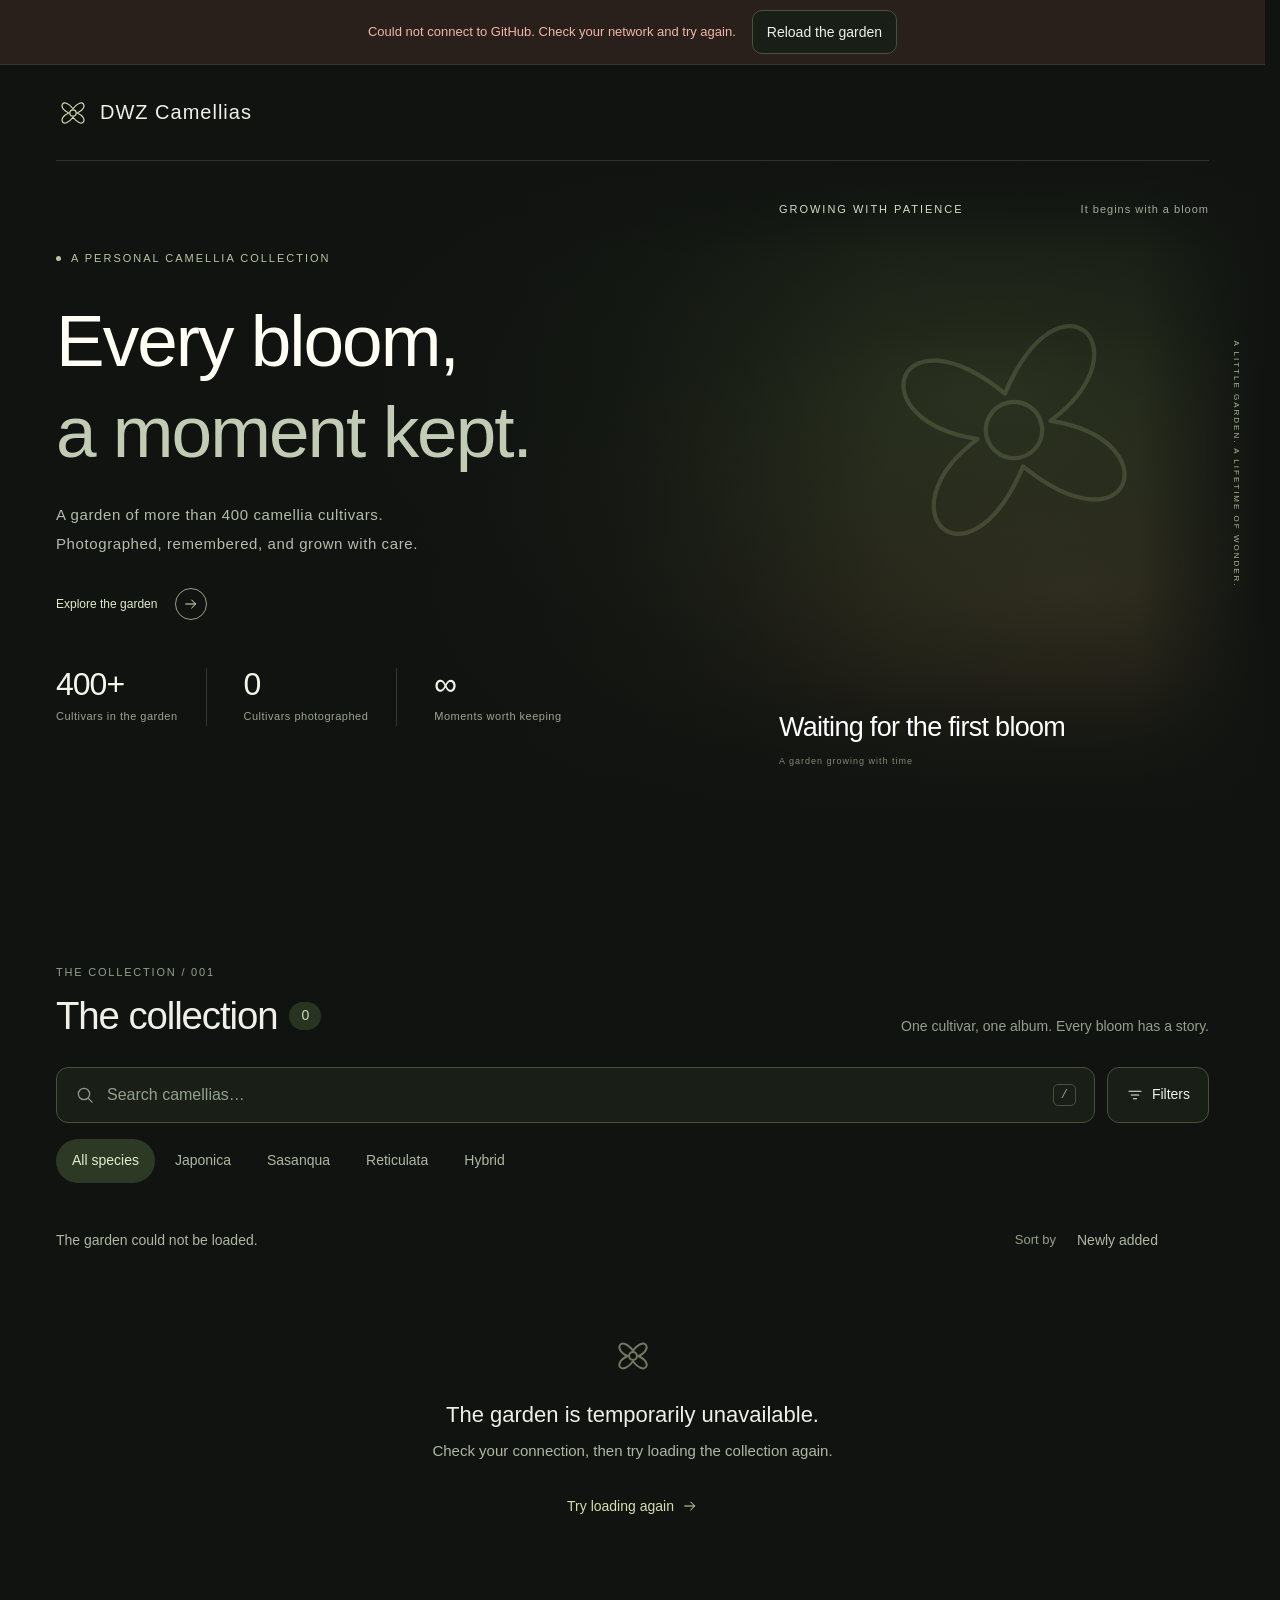
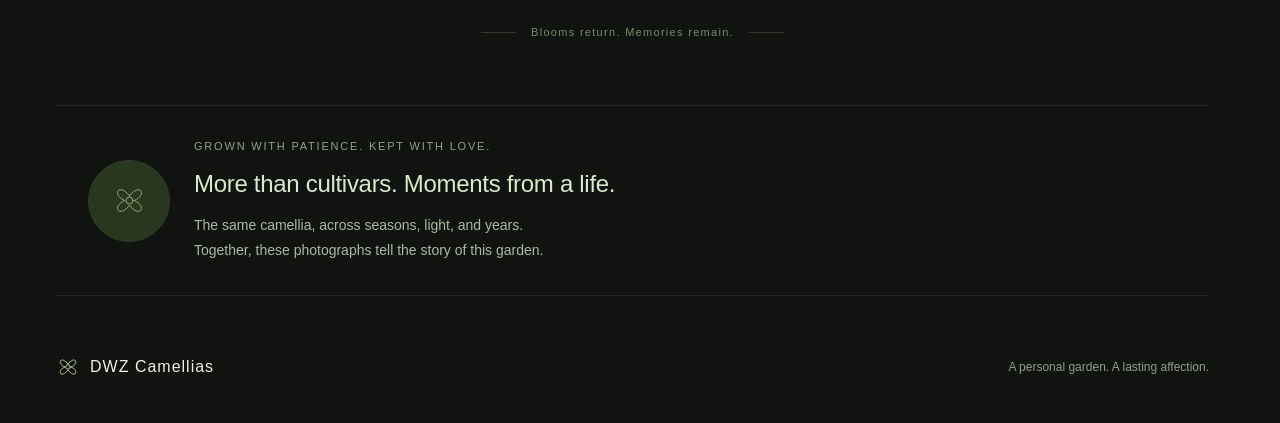
<file: index.html>
<!doctype html>
<html lang="en" data-style="noir" data-dark="true">
<head>
  <meta charset="UTF-8">
  <meta name="viewport" content="width=device-width, initial-scale=1">
  <meta name="referrer" content="no-referrer">
  <meta http-equiv="Content-Security-Policy" content="default-src 'self'; script-src 'self'; style-src 'self' 'unsafe-inline'; img-src 'self' data: blob: https://raw.githubusercontent.com; connect-src 'self' https://api.github.com https://raw.githubusercontent.com https://camellia-nomenclature.github.io; object-src 'none'; base-uri 'none'; form-action 'none'">
  <meta name="theme-color" content="#101310">
  <meta name="description" content="A personal camellia garden. Discover the cultivars and photographs behind every bloom.">
  <title>DWZ Camellias · A personal camellia garden</title>
  <link rel="preconnect" href="https://api.github.com" crossorigin>
  <link rel="preconnect" href="https://raw.githubusercontent.com" crossorigin>
  <link rel="stylesheet" href="styles.css?v=e9da18a85df2">
  <link rel="stylesheet" href="themes.css?v=ae11aebacf8b">
  <link rel="stylesheet" href="catalogue-picker.css?v=1a1a496b64e3">
  <link rel="stylesheet" href="app.css?v=cb184ee53b01">
  <link rel="icon" href="assets/flower.svg" type="image/svg+xml">
</head>
<body data-page="gallery">
  <svg class="svg-defs" aria-hidden="true" xmlns="http://www.w3.org/2000/svg"><defs>
    <symbol id="i-flower" viewBox="0 0 32 32"><path d="M16 12C7 0 0 11 12 16 0 21 7 32 16 20 25 32 32 21 20 16 32 11 25 0 16 12Z"/><circle cx="16" cy="16" r="3"/></symbol>
    <symbol id="i-search" viewBox="0 0 24 24"><circle cx="10.8" cy="10.8" r="6.8"/><path d="m16 16 4.5 4.5"/></symbol>
    <symbol id="i-arrow" viewBox="0 0 24 24"><path d="M4 12h15m-6-6 6 6-6 6"/></symbol>
    <symbol id="i-plus" viewBox="0 0 24 24"><path d="M12 5v14M5 12h14"/></symbol>
    <symbol id="i-close" viewBox="0 0 24 24"><path d="m6 6 12 12M18 6 6 18"/></symbol>
    <symbol id="i-chevron" viewBox="0 0 24 24"><path d="m9 5 7 7-7 7"/></symbol>
    <symbol id="i-camera" viewBox="0 0 24 24"><path d="M8 6 9.5 3h5L16 6h4a1 1 0 0 1 1 1v12a1 1 0 0 1-1 1H4a1 1 0 0 1-1-1V7a1 1 0 0 1 1-1Z"/><circle cx="12" cy="12.5" r="4"/></symbol>
    <symbol id="i-grid" viewBox="0 0 24 24"><rect x="4" y="4" width="6" height="6" rx="1"/><rect x="14" y="4" width="6" height="6" rx="1"/><rect x="4" y="14" width="6" height="6" rx="1"/><rect x="14" y="14" width="6" height="6" rx="1"/></symbol>
    <symbol id="i-external" viewBox="0 0 24 24"><path d="M14 4h6v6m-11 5L20 4M10 4H5a1 1 0 0 0-1 1v14a1 1 0 0 0 1 1h14a1 1 0 0 0 1-1v-5"/></symbol>
  </defs></svg>


  <div id="storeStatus" class="store-status" role="status" aria-live="polite" hidden><span id="storeMessage"></span><button id="reloadGallery" hidden>Reload the garden</button></div>


  <header class="site-header page-width">
    <a class="brand" href="#" aria-label="DWZ Camellias home"><svg><use href="#i-flower"/></svg><span>DWZ Camellias</span></a>

  </header>

  <main>
    <section class="hero page-width" aria-labelledby="heroTitle">
      <div class="hero-copy">
        <div class="eyebrow"><span></span> A PERSONAL CAMELLIA COLLECTION</div>
        <h1 id="heroTitle">Every bloom,<br><span>a moment kept.</span></h1>
        <p class="hero-description">A garden of more than 400 camellia cultivars.<br>Photographed, remembered, and grown with care.</p>
        <a class="hero-link" href="#collection">Explore the garden <span><svg><use href="#i-arrow"/></svg></span></a>
        <div class="hero-stats"><div><strong>400<span>+</span></strong><span>Cultivars in the garden</span></div><div><strong id="heroAlbumCount">0</strong><span>Cultivars photographed</span></div><div><strong>∞</strong><span>Moments worth keeping</span></div></div>
      </div>
      <button class="hero-art hero-empty" disabled aria-label="Waiting for the first bloom">
        <span class="empty-hero-flower"><svg><use href="#i-flower"/></svg></span>
        <span class="hero-art-shade"></span>
        <span class="hero-art-top">GROWING WITH PATIENCE <span>One bloom at a time</span></span>
        <span class="hero-art-bottom"><span><small>Every bloom deserves a place</small><strong>Waiting for the first bloom</strong><span class="cultivar-alias hero-chinese-alias" lang="zh-Hans" hidden></span><em>A garden, slowly growing</em></span><span class="round-arrow"><svg><use href="#i-arrow"/></svg></span></span>
        <span class="hero-ref"></span>
      </button>
      <div class="hero-side-note">A LITTLE GARDEN. A LIFETIME OF WONDER.</div>
    </section>

    <section id="collection" class="collection page-width" aria-labelledby="collectionTitle">
      <div class="section-heading"><div><span class="section-index">THE COLLECTION / 001</span><h2 id="collectionTitle" tabindex="-1">The collection<span id="headingCount">0</span></h2></div><p>One cultivar, one album. Every bloom has a story.</p></div>
      <div class="search-line"><div class="search-box"><svg><use href="#i-search"/></svg><input id="search" type="search" placeholder="Search camellias…" aria-label="Search cultivar names, Chinese aliases, or descriptions" autocomplete="off"><kbd>/</kbd></div><button class="filter-toggle" aria-expanded="false" aria-controls="moreFilters"><svg viewBox="0 0 24 24"><path d="M4 7h16M7 12h10m-7 5h4"/></svg>Filters<span id="filterBadge" hidden></span></button></div>
      <div class="filter-row"><div class="category-tabs" role="group" aria-label="Filter by camellia species"><button data-category="all" class="selected" aria-pressed="true">All species</button><button data-category="Japonica" aria-pressed="false">Japonica</button><button data-category="Sasanqua" aria-pressed="false">Sasanqua</button><button data-category="Reticulata" aria-pressed="false">Reticulata</button><button data-category="NRH" aria-pressed="false">Hybrid</button><button id="otherSpecies" data-category="Other" aria-pressed="false" hidden>Other</button></div></div>
      <div id="moreFilters" class="more-filters" hidden><label>Color<select id="colorFilter"><option value="all">All colors</option><option value="pink">Pink</option><option value="white">White</option><option value="red">Red</option><option value="bicolor">Bicolor</option><option value="yellow">Pale yellow</option></select></label><fieldset id="formFilter" class="flower-form-field" data-multi-field><legend>Flower form</legend><div class="form-options"><label><input type="checkbox" value="formal"><span>Formal double</span></label><label><input type="checkbox" value="single"><span>Single</span></label><label><input type="checkbox" value="semi"><span>Semi-double</span></label><label><input type="checkbox" value="peony"><span>Peony</span></label><label><input type="checkbox" value="anemone"><span>Anemone</span></label></div><p class="field-hint">Match any selected form. Leave blank to show all forms.</p></fieldset><button id="resetFilters">Clear filters</button></div>
      <div class="results-toolbar"><p id="resultSummary" role="status" aria-live="polite">Opening the garden…</p><div><label class="sort-label"><span>Sort by</span><select id="sort"><option value="curated">Random order</option><option value="newly-added" selected>Newly added</option><option value="registered-year">Registered year</option><option value="name">Cultivar A–Z</option><option value="photos">Photo count</option></select></label></div></div>
      <div id="gallery" class="gallery"></div>
      <div id="emptyState" class="empty-state" hidden><svg><use href="#i-flower"/></svg><h3>This bloom has not appeared here yet.</h3><p>Try another name or broaden your filters.</p><button id="emptyReset">View all cultivars <svg><use href="#i-arrow"/></svg></button><button id="emptyReload" hidden>Try loading again <svg><use href="#i-arrow"/></svg></button></div>
      <p class="gallery-end"><span></span> Blooms return. Memories remain.<span></span></p>
    </section>

    <section class="garden-note page-width"><div class="note-flower"><svg><use href="#i-flower"/></svg></div><div><span class="section-index">GROWN WITH PATIENCE. KEPT WITH LOVE.</span><h2>More than cultivars. Moments from a life.</h2><p>The same camellia, across seasons, light, and years.<br>Together, these photographs tell the story of this garden.</p></div></section>
  </main>
  <footer class="site-footer page-width"><a class="brand" href="#"><svg><use href="#i-flower"/></svg><span>DWZ Camellias</span></a><p>A personal garden. A lasting affection.</p></footer>

  <dialog id="albumDialog" class="album-dialog" aria-labelledby="albumTitle"><div id="albumContent"></div></dialog>


  <div id="toast" class="toast" role="status" aria-live="polite"></div>

<script defer src="src/model.js?v=19f05bc3bc9c"></script>
<script defer src="src/photo-io.js?v=bc570f2a593d"></script>
<script defer src="src/github-store.js?v=a6aa870f0704"></script>
<script defer src="src/controller.js?v=97a8becf0b96"></script>
</body>
</html>
</file>
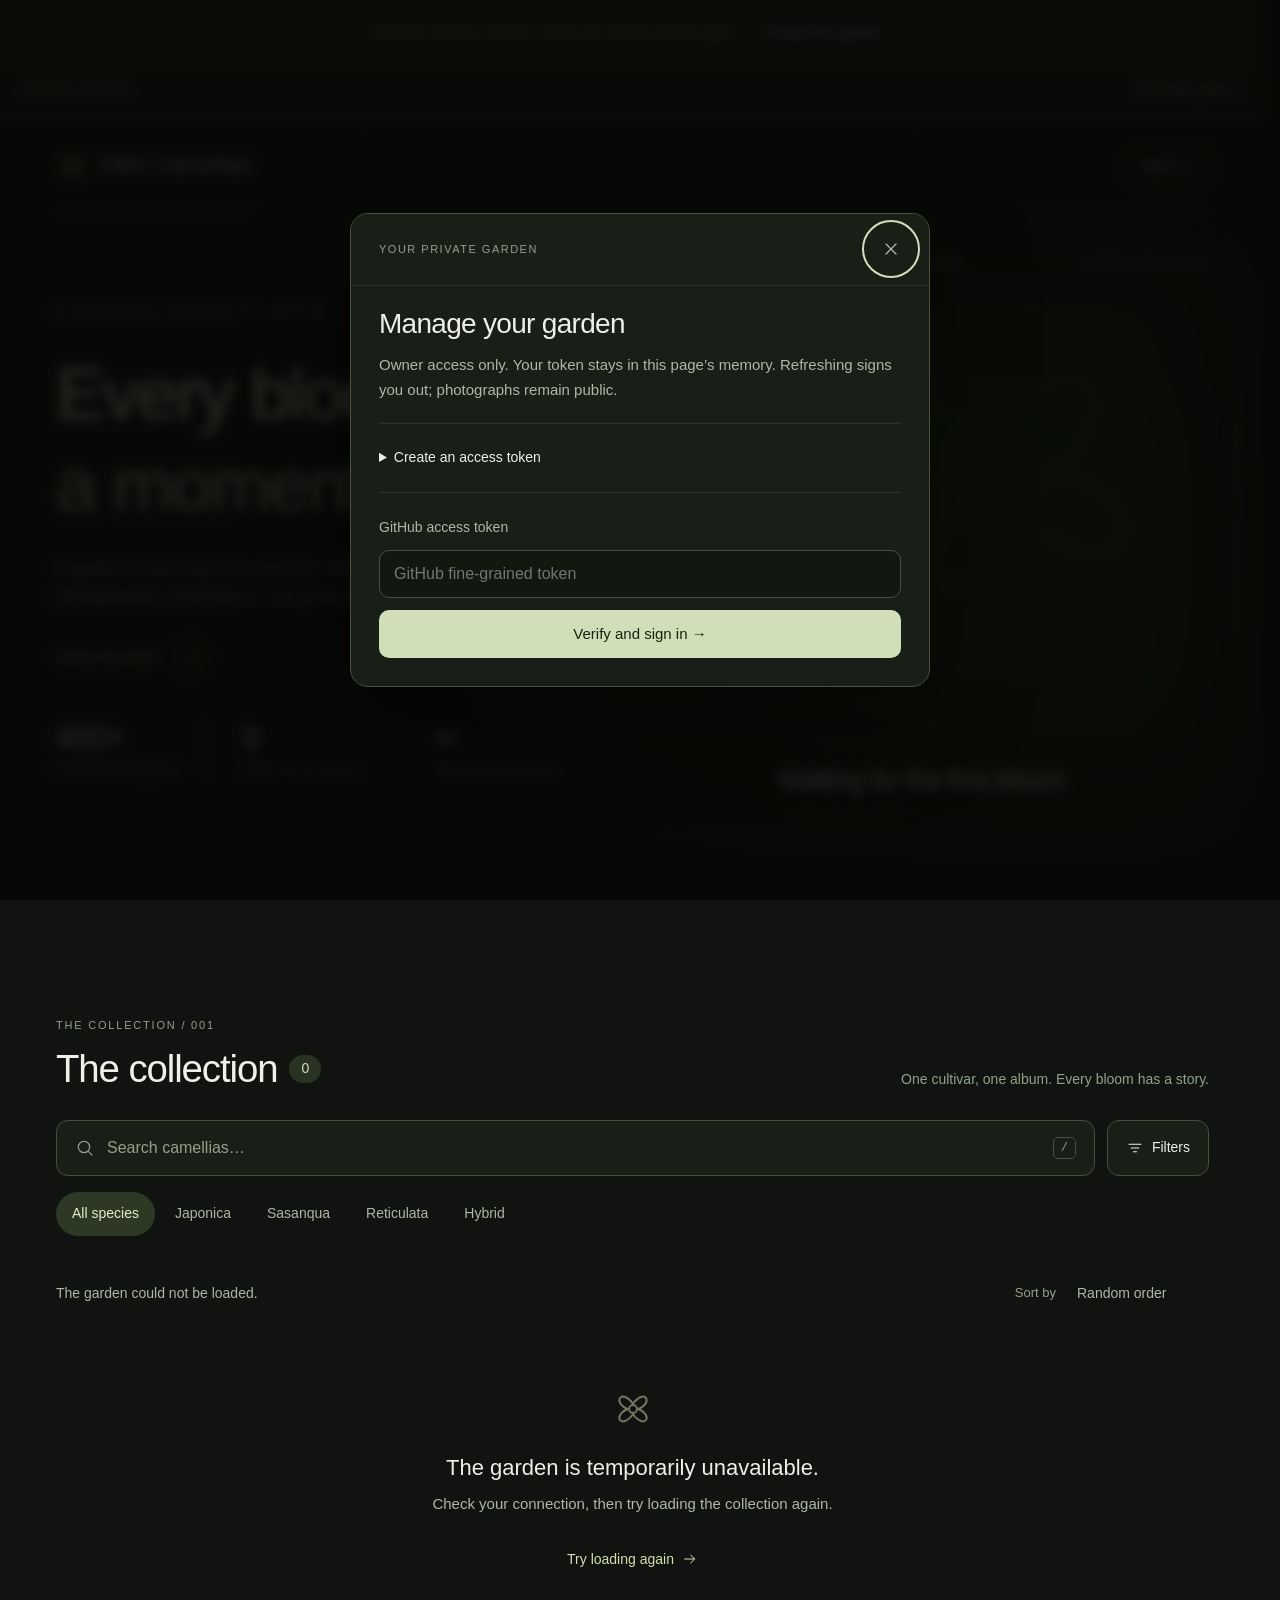
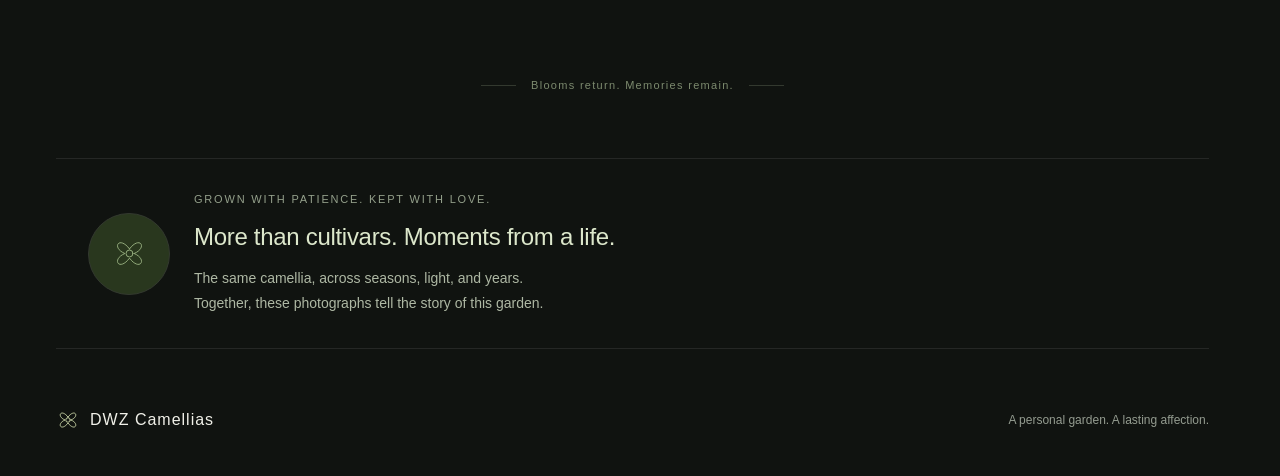
<file: studio-f37a2901f86f.html>
<!doctype html>
<html lang="en" data-style="noir" data-dark="true">
<head>
  <meta charset="UTF-8">
  <meta name="viewport" content="width=device-width, initial-scale=1">
  <meta name="robots" content="noindex, nofollow, nosnippet">
  <meta name="referrer" content="no-referrer">
  <meta http-equiv="Content-Security-Policy" content="default-src 'self'; script-src 'self'; style-src 'self' 'unsafe-inline'; img-src 'self' data: blob: https://raw.githubusercontent.com; connect-src 'self' https://api.github.com https://raw.githubusercontent.com https://camellia-nomenclature.github.io; object-src 'none'; base-uri 'none'; form-action 'none'">
  <meta name="theme-color" content="#101310">
  <meta name="description" content="A personal camellia garden. Discover the cultivars and photographs behind every bloom.">
  <title>DWZ Camellias · A personal camellia garden</title>
  <link rel="preconnect" href="https://api.github.com" crossorigin>
  <link rel="preconnect" href="https://raw.githubusercontent.com" crossorigin>
  <link rel="stylesheet" href="styles.css?v=e9da18a85df2">
  <link rel="stylesheet" href="themes.css?v=ae11aebacf8b">
  <link rel="stylesheet" href="catalogue-picker.css?v=1a1a496b64e3">
  <link rel="stylesheet" href="app.css?v=cb184ee53b01">
  <link rel="icon" href="assets/flower.svg" type="image/svg+xml">
</head>
<body data-page="manager">
  <svg class="svg-defs" aria-hidden="true" xmlns="http://www.w3.org/2000/svg"><defs>
    <symbol id="i-flower" viewBox="0 0 32 32"><path d="M16 12C7 0 0 11 12 16 0 21 7 32 16 20 25 32 32 21 20 16 32 11 25 0 16 12Z"/><circle cx="16" cy="16" r="3"/></symbol>
    <symbol id="i-search" viewBox="0 0 24 24"><circle cx="10.8" cy="10.8" r="6.8"/><path d="m16 16 4.5 4.5"/></symbol>
    <symbol id="i-arrow" viewBox="0 0 24 24"><path d="M4 12h15m-6-6 6 6-6 6"/></symbol>
    <symbol id="i-plus" viewBox="0 0 24 24"><path d="M12 5v14M5 12h14"/></symbol>
    <symbol id="i-close" viewBox="0 0 24 24"><path d="m6 6 12 12M18 6 6 18"/></symbol>
    <symbol id="i-chevron" viewBox="0 0 24 24"><path d="m9 5 7 7-7 7"/></symbol>
    <symbol id="i-camera" viewBox="0 0 24 24"><path d="M8 6 9.5 3h5L16 6h4a1 1 0 0 1 1 1v12a1 1 0 0 1-1 1H4a1 1 0 0 1-1-1V7a1 1 0 0 1 1-1Z"/><circle cx="12" cy="12.5" r="4"/></symbol>
    <symbol id="i-grid" viewBox="0 0 24 24"><rect x="4" y="4" width="6" height="6" rx="1"/><rect x="14" y="4" width="6" height="6" rx="1"/><rect x="4" y="14" width="6" height="6" rx="1"/><rect x="14" y="14" width="6" height="6" rx="1"/></symbol>
    <symbol id="i-external" viewBox="0 0 24 24"><path d="M14 4h6v6m-11 5L20 4M10 4H5a1 1 0 0 0-1 1v14a1 1 0 0 0 1 1h14a1 1 0 0 0 1-1v-5"/></symbol>
  </defs></svg>


  <div id="storeStatus" class="store-status" role="status" aria-live="polite" hidden><span id="storeMessage"></span><button id="reloadGallery" hidden>Reload the garden</button></div>


  <aside class="studio-bar"><span>OWNER STUDIO</span><a href="./" target="_blank" rel="noopener noreferrer">View public gallery ↗</a></aside>

  <header class="site-header page-width">
    <a class="brand" href="#" aria-label="DWZ Camellias home"><svg><use href="#i-flower"/></svg><span>DWZ Camellias</span></a>

    <div class="header-tools"><button id="loginEntry" class="login-entry">Sign in ↗</button><span id="adminBadge" hidden>Owner</span><button id="siteSettings" hidden>Garden settings</button><button id="logoutButton" hidden>Sign out</button><button class="add-photo header-add" data-admin hidden><svg><use href="#i-plus"/></svg><span>Add photos</span></button></div>

  </header>

  <main>
    <section class="hero page-width" aria-labelledby="heroTitle">
      <div class="hero-copy">
        <div class="eyebrow"><span></span> A PERSONAL CAMELLIA COLLECTION</div>
        <h1 id="heroTitle">Every bloom,<br><span>a moment kept.</span></h1>
        <p class="hero-description">A garden of more than 400 camellia cultivars.<br>Photographed, remembered, and grown with care.</p>
        <a class="hero-link" href="#collection">Explore the garden <span><svg><use href="#i-arrow"/></svg></span></a>
        <div class="hero-stats"><div><strong>400<span>+</span></strong><span>Cultivars in the garden</span></div><div><strong id="heroAlbumCount">0</strong><span>Cultivars photographed</span></div><div><strong>∞</strong><span>Moments worth keeping</span></div></div>
      </div>
      <button class="hero-art hero-empty" disabled aria-label="Waiting for the first bloom">
        <span class="empty-hero-flower"><svg><use href="#i-flower"/></svg></span>
        <span class="hero-art-shade"></span>
        <span class="hero-art-top">GROWING WITH PATIENCE <span>One bloom at a time</span></span>
        <span class="hero-art-bottom"><span><small>Every bloom deserves a place</small><strong>Waiting for the first bloom</strong><span class="cultivar-alias hero-chinese-alias" lang="zh-Hans" hidden></span><em>A garden, slowly growing</em></span><span class="round-arrow"><svg><use href="#i-arrow"/></svg></span></span>
        <span class="hero-ref"></span>
      </button>
      <div class="hero-side-note">A LITTLE GARDEN. A LIFETIME OF WONDER.</div>
    </section>

    <section id="collection" class="collection page-width" aria-labelledby="collectionTitle">
      <div class="section-heading"><div><span class="section-index">THE COLLECTION / 001</span><h2 id="collectionTitle" tabindex="-1">The collection<span id="headingCount">0</span></h2></div><p>One cultivar, one album. Every bloom has a story.</p></div>
      <div class="search-line"><div class="search-box"><svg><use href="#i-search"/></svg><input id="search" type="search" placeholder="Search camellias…" aria-label="Search cultivar names, Chinese aliases, or descriptions" autocomplete="off"><kbd>/</kbd></div><button class="filter-toggle" aria-expanded="false" aria-controls="moreFilters"><svg viewBox="0 0 24 24"><path d="M4 7h16M7 12h10m-7 5h4"/></svg>Filters<span id="filterBadge" hidden></span></button></div>
      <div class="filter-row"><div class="category-tabs" role="group" aria-label="Filter by camellia species"><button data-category="all" class="selected" aria-pressed="true">All species</button><button data-category="Japonica" aria-pressed="false">Japonica</button><button data-category="Sasanqua" aria-pressed="false">Sasanqua</button><button data-category="Reticulata" aria-pressed="false">Reticulata</button><button data-category="NRH" aria-pressed="false">Hybrid</button><button id="otherSpecies" data-category="Other" aria-pressed="false" hidden>Other</button></div></div>
      <div id="moreFilters" class="more-filters" hidden><label>Color<select id="colorFilter"><option value="all">All colors</option><option value="pink">Pink</option><option value="white">White</option><option value="red">Red</option><option value="bicolor">Bicolor</option><option value="yellow">Pale yellow</option></select></label><fieldset id="formFilter" class="flower-form-field" data-multi-field><legend>Flower form</legend><div class="form-options"><label><input type="checkbox" value="formal"><span>Formal double</span></label><label><input type="checkbox" value="single"><span>Single</span></label><label><input type="checkbox" value="semi"><span>Semi-double</span></label><label><input type="checkbox" value="peony"><span>Peony</span></label><label><input type="checkbox" value="anemone"><span>Anemone</span></label></div><p class="field-hint">Match any selected form. Leave blank to show all forms.</p></fieldset><button id="resetFilters">Clear filters</button></div>
      <div class="results-toolbar"><p id="resultSummary" role="status" aria-live="polite">Opening the garden…</p><div><label class="sort-label"><span>Sort by</span><select id="sort"><option value="curated">Random order</option><option value="newly-added">Newly added</option><option value="registered-year">Registered year</option><option value="name">Cultivar A–Z</option><option value="photos">Photo count</option></select></label></div></div>
      <div id="gallery" class="gallery"></div>
      <div id="emptyState" class="empty-state" hidden><svg><use href="#i-flower"/></svg><h3>This bloom has not appeared here yet.</h3><p>Try another name or broaden your filters.</p><button id="emptyReset">View all cultivars <svg><use href="#i-arrow"/></svg></button><button id="emptyReload" hidden>Try loading again <svg><use href="#i-arrow"/></svg></button></div>
      <p class="gallery-end"><span></span> Blooms return. Memories remain.<span></span></p>
    </section>

    <section class="garden-note page-width"><div class="note-flower"><svg><use href="#i-flower"/></svg></div><div><span class="section-index">GROWN WITH PATIENCE. KEPT WITH LOVE.</span><h2>More than cultivars. Moments from a life.</h2><p>The same camellia, across seasons, light, and years.<br>Together, these photographs tell the story of this garden.</p></div><button class="add-photo note-add" data-admin hidden>Keep a bloom <svg><use href="#i-plus"/></svg></button></section>
  </main>
  <footer class="site-footer page-width"><a class="brand" href="#"><svg><use href="#i-flower"/></svg><span>DWZ Camellias</span></a><p>A personal garden. A lasting affection.</p></footer>

  <dialog id="albumDialog" class="album-dialog" aria-labelledby="albumTitle"><div id="albumContent"></div></dialog>

  <dialog id="loginDialog" class="login-dialog" aria-labelledby="loginTitle"><div class="dialog-heading"><span class="eyebrow">YOUR PRIVATE GARDEN</span><button data-close="loginDialog" class="icon-button" aria-label="Close sign in"><svg><use href="#i-close"/></svg></button></div><h2 id="loginTitle">Manage your garden</h2><p>Owner access only. Your token stays in this page’s memory. Refreshing signs you out; photographs remain public.</p><details class="token-help"><summary>Create an access token</summary><p>On <a href="https://github.com/settings/personal-access-tokens/new?name=Camellia%20Gallery&amp;target_name=lukelwang&amp;contents=write&amp;expires_in=90" target="_blank" rel="noopener noreferrer">GitHub, create a fine-grained token ↗</a> and set Resource owner to <strong>lukelwang</strong>. Choose Only select repositories and select <strong>dwz.camellias.photo</strong>. Under Repository permissions, set <strong>Contents: Read and write</strong>; keep Metadata at its default read access.</p></details><form id="loginForm"><label for="githubToken">GitHub access token</label><input id="githubToken" type="password" autocomplete="off" autocapitalize="none" spellcheck="false" placeholder="GitHub fine-grained token" required><p id="loginError" class="form-error" role="alert"></p><button class="primary-button" type="submit">Verify and sign in →</button></form></dialog>
  <dialog id="uploadDialog" class="upload-dialog" aria-labelledby="uploadTitle"><div class="dialog-heading"><span class="eyebrow">A NEW BLOOM, A NEW MEMORY</span><button data-close="uploadDialog" class="icon-button" aria-label="Close add photos"><svg><use href="#i-close"/></svg></button></div><h2 id="uploadTitle">Keep a bloom</h2><p class="upload-intro">One cultivar, one batch. Keep this flowering together in one album.</p><div class="upload-steps"><span id="stepCultivar" class="active">01 Cultivar</span><span id="stepPhotos">02 Photos</span><span id="stepReview">03 Review</span></div><form id="uploadForm"><label class="form-label" for="cultivarSearch">Which cultivar did you photograph?</label><div class="cultivar-picker"><div class="cultivar-search-field"><svg><use href="#i-search"/></svg><input id="cultivarSearch" role="combobox" aria-autocomplete="list" aria-controls="cultivarResults" aria-expanded="false" placeholder="Search English or Chinese names and aliases…" autocomplete="off"><button type="button" id="clearCultivar" aria-label="Choose another cultivar" hidden>×</button></div><div id="cultivarResults" class="cultivar-results" role="listbox" aria-label="Cultivar search results" hidden></div></div><p id="catalogueStatus" class="catalogue-status" role="status"></p><div id="selectedCultivarCard" class="selected-cultivar" hidden></div><button type="button" id="useManualCultivar" class="manual-cultivar">Enter this cultivar manually</button><section id="uploadPhotoSection" hidden><label class="mobile-photo-picker" for="photoFiles"><svg><use href="#i-camera"/></svg><strong>Choose photos from your iPhone or computer</strong><span>Select several at once · All go into the cultivar above</span><input id="photoFiles" type="file" accept="image/*,.heic,.heif" multiple></label><p class="photo-import-note">We save gallery JPEGs up to 2560px and thumbnails. Originals stay in your photo library. Capture dates come from EXIF; missing dates stay blank and can be entered manually.</p><p id="importStatus" role="status"></p><div id="pendingPhotos" class="pending-photos"></div></section><div class="dialog-save-status" role="status" aria-live="polite"><p class="save-message"></p><button type="button" class="reload-draft" hidden>Reload latest · Keep my edits</button><button type="button" class="reauth-draft" hidden>Sign in again · Keep my edits</button></div><p id="uploadError" class="form-error" role="alert"></p><div class="upload-submit-bar"><span id="uploadSummary">Choose a cultivar first</span><button type="submit" id="uploadSubmit" class="primary-button" disabled>Save to the garden →</button></div></form></dialog>
  <dialog id="albumEditDialog" class="edit-dialog" aria-labelledby="albumEditTitle"><div class="dialog-heading"><span class="eyebrow">EDIT CULTIVAR</span><button data-close="albumEditDialog" class="icon-button" aria-label="Close cultivar editor"><svg><use href="#i-close"/></svg></button></div><h2 id="albumEditTitle">Edit cultivar and album</h2><form id="albumEditForm"><input id="editingAlbumId" type="hidden"><details id="editCultivarPicker" class="edit-cultivar-picker"><summary>Search for a different cultivar</summary><label class="form-label" for="editCultivarSearch">Choose the correct catalogue entry</label><div class="cultivar-picker"><div class="cultivar-search-field"><svg aria-hidden="true"><use href="#i-search"/></svg><input id="editCultivarSearch" role="combobox" aria-autocomplete="list" aria-controls="editCultivarResults" aria-expanded="false" placeholder="Search English or Chinese names and aliases…" autocomplete="off"></div><div id="editCultivarResults" class="cultivar-results" role="listbox" aria-label="Replacement cultivar search results" hidden></div></div><p id="editCultivarStatus" class="catalogue-status" role="status"></p></details><button type="button" id="editAlbumReload" class="secondary-button" data-admin>Reload cultivar details</button><p class="field-hint">Reload and save the latest catalogue details. Your photos, cover and garden notes are kept.</p><button type="button" id="editAlbumAddPhotos" class="editor-add-photos"><svg aria-hidden="true"><use href="#i-camera"/></svg>Add photos to this cultivar</button><div class="form-grid"><label>Display name<input id="editDisplayName" required></label><label>Canonical cultivar name<input id="editCanonicalName" required></label><label>Species<input id="editSpecies" list="speciesOptions"></label><label>Bloom size<input id="editSize"></label><label>Registered year<input id="editRegisteredYear" type="number" min="1000" max="9999" step="1" inputmode="numeric" placeholder="Unknown"></label><label>Color<select id="editColor"><option value="">See description</option><option value="pink">Pink</option><option value="red">Red</option><option value="white">White</option><option value="bicolor">Bicolor</option><option value="yellow">Pale yellow</option></select></label><fieldset id="editForm" class="flower-form-field" data-multi-field><legend>Flower form</legend><div class="form-options"><label><input type="checkbox" value="formal"><span>Formal double</span></label><label><input type="checkbox" value="single"><span>Single</span></label><label><input type="checkbox" value="semi"><span>Semi-double</span></label><label><input type="checkbox" value="peony"><span>Peony</span></label><label><input type="checkbox" value="anemone"><span>Anemone</span></label></div><p class="field-hint">Select all that apply. Leave blank to use the description.</p></fieldset></div><label>Description<textarea id="editDescription" rows="4"></textarea></label><label>Garden notes<textarea id="editNotes" rows="3" placeholder="Tell the story of this camellia…"></textarea></label><div class="dialog-save-status" role="status" aria-live="polite"><p class="save-message"></p><button type="button" class="reload-draft" hidden>Reload latest · Keep my edits</button><button type="button" class="reauth-draft" hidden>Sign in again · Keep my edits</button></div><p id="albumEditError" class="form-error"></p><div class="editor-submit-bar"><button class="primary-button" type="submit">Save album changes →</button></div></form></dialog>
  <dialog id="photoEditDialog" class="edit-dialog" aria-labelledby="photoEditTitle"><div class="dialog-heading"><span class="eyebrow">EDIT PHOTOGRAPH</span><button data-close="photoEditDialog" class="icon-button" aria-label="Close photo editor"><svg><use href="#i-close"/></svg></button></div><h2 id="photoEditTitle">Edit this photograph</h2><form id="photoEditForm"><input id="editingPhotoAlbumId" type="hidden"><input id="editingPhotoId" type="hidden"><div id="photoPreview" class="photo-edit-preview"></div><label>Caption<input id="editCaption" placeholder="A few words about this moment…"></label><label>Date and time taken<input id="editTakenAt" type="datetime-local"></label><p id="photoDateSource" class="photo-import-note"></p><div class="dialog-save-status" role="status" aria-live="polite"><p class="save-message"></p><button type="button" class="reload-draft" hidden>Reload latest · Keep my edits</button><button type="button" class="reauth-draft" hidden>Sign in again · Keep my edits</button></div><div class="editor-submit-bar"><button class="primary-button" type="submit">Save photo changes →</button></div></form></dialog>
  <dialog id="settingsDialog" class="edit-dialog" aria-labelledby="settingsTitle"><div class="dialog-heading"><span class="eyebrow">YOUR GARDEN</span><button data-close="settingsDialog" class="icon-button" aria-label="Close garden settings"><svg><use href="#i-close"/></svg></button></div><h2 id="settingsTitle">Garden settings</h2><form id="settingsForm"><label>Garden name<input id="settingBrand" required></label><label>Headline, first line<input id="settingTitle1" required></label><label>Headline, second line<input id="settingTitle2"></label><label>Garden introduction<textarea id="settingDescription" rows="3"></textarea></label><label>Cultivars in the garden<input id="settingCount"></label><label>Watermark text<input id="settingWatermarkText" maxlength="100" placeholder="e.g. © My Camellia Garden"><small class="field-hint">Leave blank to use your garden name.</small></label><label class="settings-toggle"><input id="settingCultivarRecordLinks" type="checkbox"><span><strong>Show cultivar record links</strong><small>Display a link to the source record in each cultivar album.</small></span></label><div class="dialog-save-status" role="status" aria-live="polite"><p class="save-message"></p><button type="button" class="reload-draft" hidden>Reload latest · Keep my edits</button><button type="button" class="reauth-draft" hidden>Sign in again · Keep my edits</button></div><div class="editor-submit-bar"><button class="primary-button" type="submit">Save garden settings →</button></div></form></dialog>
  <dialog id="confirmDialog" class="edit-dialog confirm-dialog" aria-labelledby="confirmTitle"><h2 id="confirmTitle">Confirm action</h2><p id="confirmMessage"></p><div class="confirm-actions"><button type="button" id="confirmCancel">Keep and go back</button><button type="button" id="confirmAccept" class="danger-button">Confirm deletion</button></div></dialog>


  <datalist id="speciesOptions"><option value="Japonica"><option value="Sasanqua"><option value="Reticulata"><option value="NRH"><option value="Hiemalis"><option value="Wabisuke"><option value="Rusticana"></datalist>
  <button id="mobileAddPhoto" class="mobile-add-photo" data-admin hidden>+ Add a photo batch</button>

  <div id="toast" class="toast" role="status" aria-live="polite"></div>

<script defer src="catalog.js?v=394034d7473c"></script>
<script defer src="vendor/exifr.js?v=2bd05117781c"></script>

<script defer src="src/model.js?v=19f05bc3bc9c"></script>
<script defer src="src/photo-io.js?v=bc570f2a593d"></script>
<script defer src="src/github-store.js?v=a6aa870f0704"></script>
<script defer src="src/controller.js?v=97a8becf0b96"></script>
</body>
</html>
</file>
<file: styles.css>
@charset "UTF-8";
:root{--bg:#fafaf8;--surface:#fff;--text:#242824;--muted:#82867f;--line:#e5e7e1;--accent:#576c4b;--accent-soft:#eaf0e5;--serif:"Songti SC","Noto Serif CJK SC",STSong,Georgia,serif;color-scheme:light}
*{box-sizing:border-box}html{scroll-behavior:smooth;scroll-padding-top:76px}body{margin:0;background:var(--bg);color:var(--text);font-family:-apple-system,BlinkMacSystemFont,"SF Pro Display","PingFang SC","Microsoft YaHei",sans-serif;-webkit-font-smoothing:antialiased}button,input,select{font:inherit}button,a,input,select{-webkit-tap-highlight-color:transparent}button,a{touch-action:manipulation}button{color:inherit;cursor:pointer}button{border:0;background:none}a{color:inherit;text-decoration:none}svg{width:22px;height:22px;fill:none;stroke:currentColor;stroke-width:1.5;stroke-linecap:round;stroke-linejoin:round;flex-shrink:0}button:focus-visible,a:focus-visible,select:focus-visible,input:focus-visible{outline:3px solid #a7bca1;outline-offset:5px}button:disabled{cursor:wait;opacity:.6}button[hidden],[hidden]{display:none!important}::selection{background:#d8e1cd}.svg-defs{position:absolute;width:0;height:0;overflow:hidden}.page-width{width:calc(100% - 112px);max-width:1280px;margin-inline:auto}.sr-only{position:absolute;overflow:hidden;clip:rect(0,0,0,0);width:1px;height:1px;white-space:nowrap}.style-bar{min-height:52px;padding:7px 32px;display:flex;align-items:center;justify-content:space-between;gap:18px;background:#efefeb;border-bottom:1px solid #dedfd8;color:#6b7066;font-size:10px;letter-spacing:1.1px;position:relative;z-index:5}.style-caption{display:flex;align-items:center;gap:8px;white-space:nowrap;font-size:9px;font-weight:600}.demo-dot{width:5px;height:5px;border-radius:50%;background:#91a77e}.style-caption-cn{font-size:10px;font-weight:400;letter-spacing:.5px;color:#93978e;margin-left:6px}.style-tabs{display:flex;gap:4px;background:#e2e3dc;border-radius:8px;padding:3px}.style-tabs button{font-size:11px;padding:7px 13px;border-radius:5px;white-space:nowrap;transition:background .2s,color .2s;letter-spacing:.2px}.style-tabs button span{font-size:9px;opacity:.5;margin-right:5px}.style-tabs button[aria-pressed=true]{background:#fff;color:#30382c;box-shadow:0 1px 4px #0000000a}.style-count{font-size:10px;letter-spacing:.4px}.site-header{height:98px;display:flex;align-items:center;justify-content:space-between;gap:30px}.brand{display:inline-flex;gap:10px;align-items:center;flex-shrink:0}.brand>svg{width:34px;height:34px;stroke:var(--accent);stroke-width:1.15}.brand>span{font-size:21px;font-weight:600;letter-spacing:3px;display:flex;align-items:center;gap:13px}.brand-en{font-size:9px;letter-spacing:2px;font-weight:500;padding-left:13px;border-left:1px solid var(--line);color:var(--muted)}.site-header nav{display:flex;gap:34px;align-items:center;height:100%;font-size:12px;color:var(--muted)}.site-header nav>a,.site-header nav>button{display:inline-flex;gap:6px;align-items:center;height:100%;padding:0;position:relative;white-space:nowrap}.site-header nav .active{color:var(--text)}.site-header nav .active:after{content:"";width:15px;height:2px;position:absolute;bottom:24px;left:calc(50% - 7px);background:var(--accent);border-radius:2px}.nav-source svg{width:12px;height:12px}.header-add{display:flex;gap:7px;align-items:center;background:var(--text);color:var(--surface);border-radius:30px;padding:11px 18px;font-size:11px}.header-add svg{width:16px;height:16px}.hero{display:grid;grid-template-columns:1fr 1fr;gap:58px;min-height:532px;align-items:center;position:relative;margin-top:20px;margin-bottom:79px}.hero-copy{padding:20px 0 20px 10px}.eyebrow{font-size:9px;letter-spacing:2.2px;font-weight:500;color:var(--accent);display:flex;align-items:center;gap:10px}.eyebrow>span{display:inline-block;height:5px;width:5px;border-radius:50%;background:var(--accent)}h1,h2,h3,p{margin:0}.hero h1{font-size:clamp(42px,4.3vw,66px);line-height:1.24;letter-spacing:-2px;font-weight:550;margin:30px 0 23px}.hero h1>span{color:#939c8a}.hero-description{font-size:13px;line-height:2.1;color:var(--muted);letter-spacing:.6px}.hero-link{display:inline-flex;align-items:center;gap:18px;font-size:12px;font-weight:500;margin-top:30px}.hero-link>span{height:32px;width:32px;display:grid;place-items:center;border-radius:50%;border:1px solid #c8cfc0;transition:transform .2s}.hero-link svg{width:16px;height:16px}.hero-link:hover>span{transform:translateX(5px)}.hero-stats{display:flex;gap:33px;margin-top:51px}.hero-stats>div{display:flex;flex-direction:column;gap:8px;padding-right:28px;border-right:1px solid var(--line)}.hero-stats>div:last-child{border:0;padding:0}.hero-stats strong{font-size:25px;letter-spacing:-1px;font-weight:400;line-height:1}.hero-stats strong>span{font-size:18px;margin-left:2px}.hero-stats>div>span{font-size:9px;letter-spacing:.5px;color:var(--muted)}.hero-art{border-radius:19px;overflow:hidden;position:relative;isolation:isolate;align-self:stretch;min-height:532px;padding:0;color:white;text-align:left;background:#e6dfdf;transition:transform .4s}.hero-art>img{display:block;position:absolute;inset:0;width:100%;height:100%;object-fit:cover;transition:transform 1s cubic-bezier(.2,.6,.3,1);filter:saturate(.75)}.hero-art:hover>img{transform:scale(1.035)}.hero-art-shade{position:absolute;inset:0;background:linear-gradient(180deg,#171c152f 0%,transparent 45%,#1721159c 100%)}.hero-art-top{position:absolute;left:26px;right:26px;top:24px;display:flex;justify-content:space-between;align-items:center;font-size:8px;letter-spacing:2px}.hero-art-top>span{letter-spacing:1px;opacity:.75}.hero-art-bottom{position:absolute;bottom:45px;left:28px;right:28px;display:flex;align-items:end;justify-content:space-between}.hero-art-bottom>span:first-child{display:flex;flex-direction:column;gap:8px}.hero-art-bottom small{font-size:10px;letter-spacing:2px;opacity:.8}.hero-art-bottom strong{font-size:30px;font-weight:400;letter-spacing:-.5px}.hero-art-bottom em{font-style:normal;font-size:9px;letter-spacing:1px;opacity:.7}.round-arrow{height:35px;width:35px;display:grid;place-items:center;border:1px solid #ffffff65;border-radius:50%}.round-arrow svg{width:18px;height:18px}.hero-ref{position:absolute;bottom:15px;left:28px;font-size:8px;opacity:.6;letter-spacing:.3px}.hero-side-note{position:absolute;right:-28px;top:50%;writing-mode:vertical-rl;font-size:7px;letter-spacing:2px;color:var(--muted);transform:translateY(-50%)}.collection{scroll-margin-top:24px}.section-heading{display:flex;justify-content:space-between;align-items:flex-end;margin-bottom:28px}.section-index{display:block;font-size:8px;letter-spacing:1.7px;color:var(--muted);margin-bottom:13px}.section-heading h2{font-size:27px;letter-spacing:-.7px;font-weight:500;display:flex;align-items:start;gap:10px}.section-heading h2>span{font-size:10px;letter-spacing:0;margin-top:2px;color:var(--accent);border:1px solid var(--line);padding:3px 6px;border-radius:4px}.section-heading>p{font-size:11px;color:var(--muted);letter-spacing:.3px;padding-bottom:4px}.search-line{display:flex;gap:12px}.search-box{display:flex;gap:12px;align-items:center;position:relative;border:1px solid var(--line);background:var(--surface);height:53px;border-radius:10px;padding:0 18px;flex:1;transition:border-color .2s}.search-box:focus-within{border-color:#9dac94}.search-box>svg{width:18px;height:18px;color:var(--muted)}.search-box input{background:none;border:0;outline:0;flex:1;min-width:0;color:var(--text);font-size:12px;padding:0;height:100%}.search-box input:focus-visible{outline:0}.search-box input::placeholder{color:#a0a49b;font-size:11px;letter-spacing:.3px}.search-box kbd{border:1px solid var(--line);padding:2px 6px;font-size:10px;border-radius:4px;color:#aaa}.filter-toggle{border:1px solid var(--line);border-radius:10px;padding:0 18px;display:flex;gap:7px;align-items:center;font-size:11px;background:var(--surface);white-space:nowrap}.filter-toggle[aria-expanded=true]{background:var(--accent-soft);color:var(--accent)}.filter-toggle svg{width:17px;height:17px}#filterBadge{width:5px;height:5px;background:var(--accent);border-radius:50%}.filter-row{display:flex;align-items:center;justify-content:space-between;gap:16px;padding:23px 0 19px;border-bottom:1px solid var(--line)}.category-tabs{display:flex;gap:6px;align-items:center;overflow-x:auto;scrollbar-width:none}.category-tabs button{font-size:11px;white-space:nowrap;padding:9px 12px;border-radius:6px;color:var(--muted)}.category-tabs button.selected{color:var(--accent);background:var(--accent-soft);font-weight:500}.category-tabs button>span{font-size:9px;margin-left:4px;opacity:.75}.more-filters{display:flex;align-items:center;gap:20px;padding:18px 0;border-bottom:1px solid var(--line)}.more-filters label{display:flex;gap:12px;align-items:center;font-size:11px;color:var(--muted)}.more-filters select{font-size:11px;padding:8px 26px 8px 10px;border:1px solid var(--line);background:var(--surface);color:var(--text);border-radius:6px}.more-filters>button{font-size:10px;color:var(--muted);text-decoration:underline;text-underline-offset:3px}.results-toolbar{display:flex;align-items:center;justify-content:space-between;gap:12px;padding:21px 0}.results-toolbar>p{font-size:10px;color:var(--muted);letter-spacing:.2px}.results-toolbar>div{display:flex;align-items:center;gap:21px}.reference-note{font-size:9px;color:#999d95}.sort-label select{font-size:10px;color:var(--muted);background:none;border:0;padding:3px 16px 3px 0;outline-offset:0}.gallery{display:grid;grid-template-columns:repeat(4,minmax(0,1fr));gap:29px 20px}.cultivar-card{position:relative;min-width:0}.card-open{display:block;width:100%;padding:0;text-align:left}.card-image{aspect-ratio:1/1.04;position:relative;overflow:hidden;border-radius:11px;background:#e5e7de;isolation:isolate}.card-image>img{width:100%;height:100%;object-fit:cover;display:block;transition:transform .65s cubic-bezier(.2,.6,.3,1);filter:saturate(.84)}.card-open:hover .card-image>img{transform:scale(1.055)}.card-image:after{content:"";position:absolute;inset:0;background:linear-gradient(transparent 62%,#0d160b48)}.card-count{position:absolute;bottom:12px;left:12px;z-index:1;display:flex;gap:5px;align-items:center;color:white;font-size:9px;letter-spacing:.2px}.card-count svg{width:12px;height:12px}.card-number{display:none}.card-image .personal-tag{position:absolute;top:12px;left:12px;z-index:1;background:#fffdf2d6;color:#42513c;padding:5px 7px;border-radius:4px;font-size:8px}.card-body{padding:16px 2px 0}.card-name{font-size:14px;font-weight:500;line-height:1.5;letter-spacing:.2px}.card-latin{font-size:10px;color:var(--muted);margin-top:4px;font-weight:400;line-height:1.5}.card-tags{display:flex;gap:7px;align-items:center;color:var(--muted);font-size:9px;margin-top:12px;line-height:1.5}.card-tags>span+span{border-left:1px solid var(--line);padding-left:7px}.empty-state{min-height:300px;text-align:center;padding:55px 15px}.empty-state>svg{width:42px;height:42px;color:var(--accent);opacity:.5}.empty-state h3{font-size:19px;margin:16px 0 8px;font-weight:400}.empty-state p{font-size:12px;color:var(--muted)}.empty-state>button{display:inline-flex;gap:8px;align-items:center;color:var(--accent);font-size:11px;margin-top:20px}.empty-state>button svg{width:16px;height:16px}.gallery-end{display:flex;gap:15px;align-items:center;justify-content:center;font-size:9px;letter-spacing:1px;color:#a3a79e;margin:46px 0 72px}.gallery-end>span{height:1px;width:35px;background:var(--line)}.garden-note{border-block:1px solid var(--line);padding:43px 26px;display:flex;gap:30px;align-items:center;margin-bottom:49px}.note-flower{display:grid;place-items:center;width:82px;height:82px;flex-shrink:0;border:1px solid var(--line);border-radius:50%;color:#8b9d7e}.note-flower svg{width:37px;height:37px;stroke-width:.8}.garden-note .section-index{font-size:7px;letter-spacing:1.5px;margin-bottom:12px}.garden-note h2{font-size:22px;font-weight:400;letter-spacing:-.3px;margin-bottom:12px}.garden-note p{font-size:10px;line-height:2;color:var(--muted)}.note-add{margin-left:auto;display:flex;gap:15px;align-items:center;font-size:11px;white-space:nowrap}.note-add svg{width:17px;height:17px}.site-footer{display:flex;align-items:center;justify-content:space-between;gap:20px;padding-bottom:34px}.site-footer .brand>svg{width:24px;height:24px}.site-footer .brand>span{font-size:16px;letter-spacing:2px}.site-footer .brand-en{font-size:7px;letter-spacing:1px}.site-footer>p{font-size:10px;color:var(--muted)}.site-footer>span{font-size:8px;color:var(--muted);line-height:1.7;max-width:300px;text-align:right}.site-footer>span>a{white-space:nowrap}.site-footer>span svg{height:9px;width:9px;vertical-align:-1px;margin-left:3px}
/* The album keeps photography and cultivar information together. */
dialog{border:0;padding:0;color:var(--text);background:var(--surface);border-radius:18px;box-shadow:0 28px 110px #0005;max-height:calc(100dvh - 64px)}dialog::backdrop{background:#1720168c;backdrop-filter:blur(9px)}body:has(dialog[open]){overflow:hidden}.album-dialog{width:min(1130px,calc(100% - 72px));max-width:1130px}.album-layout{display:grid;grid-template-columns:1.15fr 1fr;min-height:620px;position:relative}.album-media{padding:27px;background:var(--bg);min-width:0;display:flex;flex-direction:column;justify-content:center}.album-stage{position:relative;aspect-ratio:1;overflow:hidden;border-radius:10px;background:color-mix(in srgb,var(--text) 5%,var(--surface))}.album-stage>button.photo-zoom{display:block;padding:0;height:100%;width:100%;cursor:zoom-in}.album-stage img{height:100%;width:100%;object-fit:contain;display:block}.photo-arrow{width:32px;height:32px;border-radius:50%;background:#ffffffda;color:#333;position:absolute;top:calc(50% - 16px);display:grid;place-items:center;backdrop-filter:blur(8px)}.photo-arrow svg{width:16px;height:16px}.photo-arrow.prev{left:12px}.photo-arrow.prev svg{transform:rotate(180deg)}.photo-arrow.next{right:12px}.photo-position{position:absolute;bottom:12px;right:12px;background:#151b17a3;color:white;padding:5px 10px;border-radius:12px;font-size:10px}.photo-thumbnails{display:flex;gap:8px;overflow-x:auto;padding:13px 1px 2px;min-height:76px}.photo-thumbnails>button{border:2px solid transparent;border-radius:7px;padding:2px;height:58px;width:58px;flex-shrink:0;overflow:hidden}.photo-thumbnails>button.active{border-color:var(--accent)}.photo-thumbnails img{height:100%;width:100%;object-fit:cover;border-radius:3px}.photo-credit{font-size:9px;color:var(--muted);line-height:1.7;margin-top:9px;overflow-wrap:anywhere}.photo-credit a{text-decoration:underline;text-underline-offset:2px}.album-info{padding:43px 36px 28px;position:relative;overflow-y:auto;max-height:calc(100dvh - 64px)}.icon-button{height:33px;width:33px;border-radius:50%;display:grid;place-items:center;background:var(--bg);color:var(--muted);flex-shrink:0}.icon-button svg{width:17px;height:17px}.album-close{position:absolute;top:13px;right:13px;z-index:3;background:var(--surface);box-shadow:0 1px 8px #0001}.album-category{font-size:9px;color:var(--accent);letter-spacing:2px;margin-bottom:14px}.album-info h2{font-size:31px;letter-spacing:-.8px;font-weight:450;margin-right:20px;overflow-wrap:anywhere}.album-latin{font-family:Georgia,serif;font-size:15px;color:var(--muted);margin-top:7px}.album-aliases{font-size:10px;color:var(--muted);line-height:1.8;margin-top:8px}.album-description{font-size:12px;line-height:2.1;margin:20px 0;color:var(--muted)}.album-facts{display:grid;grid-template-columns:1fr 1fr;margin:0 0 20px;border-top:1px solid var(--line)}.album-facts>div{padding:12px 0;border-bottom:1px solid var(--line)}.album-facts dt{font-size:9px;color:var(--muted);margin-bottom:6px}.album-facts dd{margin:0;font-size:11px}.album-original summary{font-size:10px;cursor:pointer;color:var(--muted);padding:6px 0}.album-original p{font-size:11px;line-height:1.85;color:var(--muted);padding:6px 0 10px}.source-link{display:inline-flex;align-items:center;gap:5px;font-size:10px;color:var(--accent);margin-top:12px}.source-link svg{width:11px;height:11px}.album-photo-tabs{display:flex;gap:12px;margin-top:23px;padding-top:18px;border-top:1px solid var(--line)}.album-photo-tabs button{padding:0 0 7px;font-size:10px;color:var(--muted)}.album-photo-tabs button[aria-pressed=true]{border-bottom:1px solid var(--accent);color:var(--accent)}.album-actions{display:flex;gap:10px;margin-top:18px}.primary-button{display:flex;justify-content:center;align-items:center;gap:10px;background:var(--text);color:var(--surface);border-radius:7px;padding:13px 20px;font-size:11px}.primary-button svg{width:15px;height:15px}.album-actions .primary-button{flex:1}.photo-empty{aspect-ratio:1;display:flex;align-items:center;justify-content:center;flex-direction:column;gap:12px;text-align:center;font-size:12px;color:var(--muted)}.photo-empty svg{width:35px;height:35px;opacity:.5}.photo-empty button{font-size:11px;color:var(--accent);border-bottom:1px solid var(--accent);padding-bottom:4px;margin-top:5px}.lightbox{position:fixed;inset:0;width:100vw;height:100dvh;max-width:none;max-height:none;border-radius:0;background:#0b0e0b;color:white;overflow:hidden}.lightbox>img{width:100%;height:100%;object-fit:contain;padding:44px 55px 65px}.lightbox-close{position:absolute;top:18px;right:20px;background:#333;color:white}.lightbox-caption{position:absolute;left:20px;right:20px;bottom:20px;text-align:center;font-size:11px;color:#ccc}.lightbox .photo-arrow{width:40px;height:40px}.lightbox .prev{left:20px}.lightbox .next{right:20px}
/* Personal photos stay local for this demo. */
.upload-dialog{width:470px;max-width:calc(100% - 32px);padding:30px}.upload-head{display:flex;align-items:center;justify-content:space-between;margin-bottom:22px;gap:8px}.upload-head .eyebrow{font-size:7px;letter-spacing:1.4px}.upload-dialog h2{font-size:28px;font-weight:450;letter-spacing:-.5px}.upload-intro{font-size:11px;color:var(--muted);line-height:1.8;margin-top:10px}.form-label{font-size:10px;display:block;margin:24px 0 8px}#cultivarSelect{width:100%;font-size:12px;background:var(--bg);border:1px solid var(--line);border-radius:7px;padding:11px;color:var(--text)}.drop-zone{display:flex;align-items:center;justify-content:center;flex-direction:column;gap:10px;border:1px dashed #b5bdae;border-radius:9px;min-height:155px;margin-top:16px;cursor:pointer;background:var(--bg);position:relative;overflow:hidden}.drop-zone.dragging{background:var(--accent-soft);border-color:var(--accent)}.drop-zone>svg{color:var(--accent);width:27px;height:27px;margin-bottom:2px}.drop-zone strong{font-size:12px;font-weight:400}.drop-zone>span{font-size:9px;color:var(--muted)}.drop-zone input{position:absolute;inset:0;opacity:0;cursor:pointer;width:100%;height:100%}.drop-zone:focus-within{outline:3px solid #a7bca1;outline-offset:4px}.selected-files{display:flex;flex-direction:column;gap:5px;margin-top:10px;max-height:90px;overflow:auto;font-size:10px;color:var(--muted);overflow-wrap:anywhere}.upload-local-note{font-size:10px;color:var(--muted);line-height:1.9;margin-top:15px}.form-error{font-size:11px;color:#a34f52;line-height:1.8;margin-top:10px}.upload-dialog .primary-button{width:100%;margin-top:18px}.toast{position:fixed;bottom:24px;left:50%;transform:translate(-50%,15px);background:#293426;color:white;padding:13px 22px;border-radius:8px;font-size:12px;z-index:99;opacity:0;pointer-events:none;transition:opacity .2s,transform .2s;box-shadow:0 5px 30px #0002;max-width:calc(100% - 32px);text-align:center}.toast.visible{opacity:1;transform:translate(-50%,0)}
@media(min-width:1500px){.hero{gap:90px}.hero-copy{padding-left:30px}.hero-art{min-height:570px}}
@media(max-width:1150px){.page-width{width:calc(100% - 72px)}.style-count,.style-caption-cn{display:none}.style-bar{padding-inline:24px}.site-header nav{gap:22px}.hero{gap:30px;min-height:470px}.hero-art{min-height:470px}.hero h1{font-size:51px}.hero-copy{padding-left:0}.hero-stats{gap:20px}.hero-stats>div{padding-right:20px}.category-tabs button>span{display:none}.hero-description{font-size:12px}.gallery{gap:27px 16px}.site-footer>p{display:none}.garden-note{padding-inline:10px}.note-add{font-size:10px}.garden-note h2{font-size:20px}}
@media(max-width:800px){.page-width{width:calc(100% - 40px)}.site-header{height:80px;gap:15px}.brand-en{display:none}.site-header nav{gap:19px;font-size:11px}.nav-source{display:none!important}.header-add{padding:9px 12px}.hero{min-height:420px;gap:22px;margin-top:10px;margin-bottom:55px}.hero-art{min-height:420px}.hero h1{font-size:40px;letter-spacing:-1.5px;margin-block:24px 18px}.eyebrow{font-size:7px;letter-spacing:1.3px;gap:6px}.hero-description{font-size:11px;letter-spacing:0}.hero-link{font-size:11px;gap:10px;margin-top:22px}.hero-stats{gap:14px;margin-top:32px}.hero-stats>div{padding-right:13px}.hero-stats strong{font-size:21px}.hero-stats>div>span{font-size:8px}.hero-art-bottom{left:20px;right:20px;bottom:40px}.hero-art-bottom strong{font-size:23px}.hero-art-top{left:20px;right:20px;font-size:6px;letter-spacing:1px}.hero-ref{left:20px;font-size:6px;bottom:12px}.hero-side-note{display:none}.round-arrow{width:27px;height:27px}.hero-art-bottom small{font-size:8px}.hero-art-bottom em{font-size:8px}.section-heading>p{display:none}.gallery{grid-template-columns:repeat(3,minmax(0,1fr));gap:26px 14px}.section-heading h2{font-size:25px}.reference-note{display:none}.category-tabs{gap:2px}.category-tabs button{padding:8px 10px;font-size:10px}.filter-row{gap:10px}.garden-note{gap:20px}.note-flower{width:60px;height:60px}.garden-note h2{font-size:17px}.garden-note p{font-size:9px}.garden-note .section-index{font-size:6px;letter-spacing:.8px}.note-add{gap:8px;font-size:10px}.album-dialog{width:calc(100% - 40px)}.album-layout{grid-template-columns:1fr 1fr;min-height:550px}.album-info{padding:40px 25px 25px}.album-media{padding:18px}.album-info h2{font-size:25px}.album-latin{font-size:12px}.album-description{font-size:11px}.album-facts dd{font-size:10px}.album-photo-tabs{gap:9px}.album-photo-tabs button{font-size:9px}}
@media(max-width:580px){html{scroll-padding-top:20px}.style-bar{display:block;padding:11px 14px 9px;min-height:80px}.style-caption{font-size:8px;letter-spacing:1.2px;justify-content:center;margin-bottom:8px}.style-caption-cn{display:inline;font-size:8px}.style-tabs{margin-inline:auto;width:max-content;max-width:100%}.style-tabs button{font-size:10px;padding:7px 14px}.style-tabs button span{font-size:8px;margin-right:3px}.page-width{width:calc(100% - 36px)}.site-header{height:75px;gap:12px}.brand{gap:7px}.brand>svg{width:29px;height:29px}.brand>span{font-size:19px;letter-spacing:2px}.site-header nav{gap:16px;font-size:10px}.site-header nav .active:after{bottom:14px}.header-add{height:31px;width:31px;display:grid;place-items:center;padding:0;border-radius:50%}.header-add span{display:none}.header-add svg{width:16px;height:16px}.hero{grid-template-columns:1fr;gap:27px;min-height:0;margin-top:10px;margin-bottom:47px}.hero-copy{padding:15px 5px 0}.eyebrow{font-size:7px;letter-spacing:1.6px}.hero h1{font-size:45px;line-height:1.24;letter-spacing:-1.5px;margin:22px 0 18px}.hero-description{font-size:11px;line-height:1.9}.hero-link{font-size:11px;margin-top:21px;gap:12px}.hero-link>span{height:28px;width:28px}.hero-stats{position:absolute;right:5px;top:197px;margin:0;gap:13px}.hero-stats>div{border:0;padding:0;gap:7px}.hero-stats>div:last-child{display:none}.hero-stats strong{font-size:21px}.hero-stats>div>span{font-size:7px}.hero-art{height:370px;min-height:0;border-radius:12px;aspect-ratio:auto}.hero-art>img{object-position:50% 48%}.hero-art-top{font-size:7px;top:19px;letter-spacing:1.4px}.hero-art-bottom{bottom:35px}.hero-art-bottom strong{font-size:26px}.hero-ref{font-size:7px}.hero-art-bottom em{font-size:8px}.hero-art-bottom small{font-size:9px}.round-arrow{width:30px;height:30px}.section-heading{margin-bottom:22px}.section-index{font-size:7px;letter-spacing:1.3px;margin-bottom:11px}.section-heading h2{font-size:23px;letter-spacing:-.7px}.section-heading h2>span{font-size:9px;padding:2px 5px}.search-line{gap:8px}.search-box{height:46px;border-radius:8px;padding:0 12px;gap:9px}.search-box svg{width:16px;height:16px}.search-box input{font-size:12px}.search-box input::placeholder{font-size:10px;letter-spacing:0}.search-box kbd{display:none}.filter-toggle{padding-inline:10px;font-size:0;border-radius:8px;gap:0}.filter-toggle svg{width:19px;height:19px}.filter-row{display:block;padding-top:15px;padding-bottom:10px;position:relative}.category-tabs{gap:4px;max-width:100%;padding-bottom:5px}.category-tabs button{font-size:10px;padding:8px 10px}.category-tabs button:last-child{padding-right:10px}.more-filters{gap:12px;flex-wrap:wrap;padding:13px 0}.more-filters label{font-size:10px;gap:6px}.more-filters select{font-size:10px;padding-block:6px}.more-filters>button{font-size:9px}.results-toolbar{padding:16px 0}.results-toolbar>p{font-size:9px}.sort-label select{font-size:9px}.gallery{grid-template-columns:repeat(2,minmax(0,1fr));gap:24px 12px}.card-image{border-radius:8px;aspect-ratio:1/1.08}.card-count{left:9px;bottom:9px;font-size:8px}.card-count svg{width:11px;height:11px}.card-body{padding:11px 1px 0}.card-name{font-size:12px}.card-latin{font-size:9px;line-height:1.5;margin-top:3px}.card-tags{font-size:8px;gap:5px;margin-top:8px}.card-tags>span+span{padding-left:5px}.gallery-end{margin:34px 0 42px;font-size:8px;gap:10px}.gallery-end>span{width:22px}.garden-note{padding:28px 5px;margin-bottom:30px;gap:15px;flex-wrap:wrap}.note-flower{width:44px;height:44px}.note-flower svg{width:25px;height:25px}.garden-note>div:nth-child(2){width:calc(100% - 60px)}.garden-note h2{font-size:16px;line-height:1.5;letter-spacing:-.3px;margin-bottom:8px}.garden-note p{font-size:9px;line-height:1.9}.garden-note .section-index{font-size:5px;letter-spacing:.6px;margin-bottom:9px}.note-add{margin-left:59px;margin-top:2px;font-size:10px;gap:12px}.note-add svg{width:14px;height:14px}.site-footer{padding-bottom:24px;gap:10px;align-items:start}.site-footer .brand>span{font-size:15px}.site-footer .brand>svg{width:23px;height:23px}.site-footer>span{font-size:6px;max-width:190px}.site-footer>span svg{width:7px;height:7px}.album-dialog{width:calc(100% - 20px);max-height:calc(100dvh - 24px);border-radius:12px}.album-layout{display:flex;flex-direction:column;min-height:0}.album-media{padding:16px}.album-stage{aspect-ratio:1.05}.album-info{overflow:visible;max-height:none;padding:24px}.album-dialog #albumContent{max-height:calc(100dvh - 24px);overflow-y:auto}.album-close{top:9px;right:9px}.album-info h2{font-size:28px}.album-latin{font-size:14px}.album-description{font-size:12px}.album-facts dd{font-size:11px}.album-photo-tabs button{font-size:10px}.album-photo-tabs{margin-top:20px;gap:18px}.album-actions{margin-bottom:6px}.photo-thumbnails{min-height:65px;padding-top:10px}.photo-thumbnails>button{height:50px;width:50px}.photo-credit{font-size:8px}.upload-dialog{padding:24px;max-height:calc(100dvh - 32px)}.upload-dialog h2{font-size:26px}.upload-head{margin-bottom:18px}.lightbox>img{padding:50px 12px 85px}.lightbox-caption{bottom:26px;font-size:10px}.lightbox .photo-arrow{width:30px;height:30px}.lightbox .prev{left:10px}.lightbox .next{right:10px}}
@media(prefers-reduced-motion:reduce){html{scroll-behavior:auto}*,*:before,*:after{transition:none!important;animation:none!important}}
</file>
<file: themes.css>
/* Alternate compositions share the same collection, filters and albums. */
html[data-style="garden"] .style-bar,
html[data-dark="true"] .style-bar { position: sticky; top: 0; }
html[data-style="garden"] .hero-stats,
html[data-dark="true"] .hero-stats { position: static; }
html[data-style="garden"] .hero-art,
html[data-dark="true"] .hero-art { min-height: 0; }
html[data-style="garden"] .card-count,
html[data-dark="true"] .card-count { border: 0; margin: 0; padding: 0; color: #fff; }
html[data-style="garden"] .note-add,
html[data-dark="true"] .note-add { padding: 12px 16px; }

html[data-style="garden"] {
  --bg: #f4f0e6;
  --surface: #fbf8f0;
  --text: #26382e;
  --muted: #7b8070;
  --line: #d8d9c9;
  --accent: #4f6953;
  --accent-soft: #e4e9db;
  --journal-serif: "Songti SC", "Noto Serif SC", "STSong", Georgia, serif;
}
html[data-style="garden"] body {
  background: var(--bg);
  background-image: radial-gradient(#a6a18b13 .6px, transparent .6px);
  background-size: 5px 5px;
}
html[data-style="garden"] .style-bar { background: #eae9dded; border-color: #d1d5c6; }
html[data-style="garden"] .style-tabs button[aria-pressed="true"] { color: #f9f7ed; background: #405c45; box-shadow: none; }
html[data-style="garden"] .site-header { border-bottom: 1px solid var(--line); }
html[data-style="garden"] .brand { font-family: var(--journal-serif); }
html[data-style="garden"] .brand svg { color: #536e50; }
html[data-style="garden"] .header-add { border-radius: 2px; background: #526c51; color: #fffdf5; }
html[data-style="garden"] .hero {
  position: relative;
  grid-template-columns: 1.1fr 1fr;
  gap: 80px;
  min-height: 620px;
  padding-top: 68px;
  padding-bottom: 70px;
  border-bottom: 1px solid var(--line);
}
html[data-style="garden"] .hero-copy { padding-top: 26px; padding-bottom: 0; }
html[data-style="garden"] .eyebrow { color: #6f7d61; font-size: 10px; letter-spacing: 2px; }
html[data-style="garden"] .eyebrow > span { width: 22px; height: 1px; border-radius: 0; background: #7d8b6b; }
html[data-style="garden"] .hero h1 { font-family: var(--journal-serif); font-weight: 400; font-size: clamp(40px, 4.5vw, 64px); line-height: 1.45; letter-spacing: 2px; margin-top: 27px; }
html[data-style="garden"] .hero h1 > span { color: #708165; }
html[data-style="garden"] .hero-description { font-family: var(--journal-serif); font-size: 15px; line-height: 2.15; }
html[data-style="garden"] .hero-link { font-family: var(--journal-serif); letter-spacing: 1px; }
html[data-style="garden"] .hero-link > span { border-radius: 0; border: 1px solid #a7b39a; background: transparent; }
html[data-style="garden"] .hero-stats { gap: 30px; margin-top: 41px; border-top: 1px solid var(--line); padding-top: 24px; }
html[data-style="garden"] .hero-stats strong { font-family: Georgia, serif; font-weight: 400; }
html[data-style="garden"] .hero-art {
  align-self: center;
  width: 100%;
  height: 480px;
  border-radius: 49% 49% 3px 3px;
  border: 8px solid #e8e5d7;
  outline: 1px solid #bdc8b1;
  outline-offset: 9px;
  box-shadow: none;
}
html[data-style="garden"] .hero-art img { object-position: 48% 50%; filter: saturate(.83); }
html[data-style="garden"] .hero-art-top { top: 49%; font-size: 9px; letter-spacing: 2px; }
html[data-style="garden"] .hero-art-bottom { bottom: 42px; }
html[data-style="garden"] .hero-art-bottom strong { font-family: Georgia, serif; font-weight: 400; font-size: 31px; }
html[data-style="garden"] .hero-art-bottom small { font-family: var(--journal-serif); letter-spacing: 3px; }
html[data-style="garden"] .hero-ref { font-size: 8px; }
html[data-style="garden"] .hero-side-note { right: 0; top: auto; bottom: 26px; writing-mode: horizontal-tb; transform: none; font-size: 8px; letter-spacing: 2px; color: #879079; }
html[data-style="garden"] .collection { padding-top: 62px; }
html[data-style="garden"] .section-index { color: #7c896e; font-size: 9px; letter-spacing: 2.3px; }
html[data-style="garden"] .section-heading h2 { font-family: var(--journal-serif); font-size: 34px; font-weight: 400; letter-spacing: 2px; }
html[data-style="garden"] .section-heading h2 > span { font-family: Georgia, serif; font-size: 14px; border-radius: 0; background: transparent; color: #819074; }
html[data-style="garden"] .section-heading p { font-family: var(--journal-serif); }
html[data-style="garden"] .search-box { border-radius: 2px; background: #fbf8f1; border: 1px solid var(--line); }
html[data-style="garden"] .filter-toggle { border-radius: 2px; background: transparent; }
html[data-style="garden"] .filter-row { border-bottom: 1px solid var(--line); padding-bottom: 17px; }
html[data-style="garden"] .category-tabs { gap: 10px; }
html[data-style="garden"] .category-tabs button { border-radius: 2px; }
html[data-style="garden"] .category-tabs button.selected { background: #e2e7d8; color: #3f5d42; }
html[data-style="garden"] .sort-label select { background-color: transparent; border-radius: 2px; }
html[data-style="garden"] .gallery { grid-template-columns: repeat(3, minmax(0, 1fr)); gap: 35px 30px; }
html[data-style="garden"] .cultivar-card { border-radius: 0; padding: 9px; background: #faf7ee; border: 1px solid #d7dbca; box-shadow: none; }
html[data-style="garden"] .cultivar-card:hover { transform: translateY(-4px); box-shadow: 0 10px 24px #3a4b3210; }
html[data-style="garden"] .card-image { border-radius: 0; aspect-ratio: 1.14; }
html[data-style="garden"] .card-image img { filter: saturate(.82); }
html[data-style="garden"] .card-body { position: relative; padding: 21px 13px 16px; }
html[data-style="garden"] .card-name { font-family: Georgia, var(--journal-serif); font-size: 20px; font-weight: 400; }
html[data-style="garden"] .card-latin { font-family: Georgia, serif; font-style: italic; }
html[data-style="garden"] .card-tags > span { border-radius: 1px; background: #e8ebdf; color: #65785c; }

html[data-style="garden"] .card-number { display: block; position: absolute; top: 12px; left: 12px; z-index: 1; padding: 6px 8px; font-size: 10px; border-radius: 0; font-family: Georgia, serif; background: #faf7eee8; color: #536647; letter-spacing: 1px; }
html[data-style="garden"] .gallery-end { font-family: var(--journal-serif); letter-spacing: 3px; }
html[data-style="garden"] .garden-note { border: 1px solid #cdd4be; border-radius: 0; background: #e8ecdd; }
html[data-style="garden"] .garden-note h2 { font-family: var(--journal-serif); font-weight: 400; letter-spacing: 1px; }
html[data-style="garden"] .note-flower { border-radius: 0; background: transparent; color: #718163; }
html[data-style="garden"] .note-add { border-radius: 2px; background: #526c51; color: #fffdf5; }
html[data-style="garden"] .site-footer { border-top: 1px solid #d3d9c6; }
html[data-style="garden"] .album-dialog, html[data-style="garden"] .upload-dialog { border-radius: 5px; }
html[data-style="garden"] .album-info h2, html[data-style="garden"] .upload-dialog h2 { font-family: var(--journal-serif); font-weight: 400; }

html[data-dark="true"] {
  --bg: #101310;
  --surface: #191d18;
  --text: #f0f0e8;
  --muted: #949c90;
  --line: #33392f;
  --accent: #d3dfaf;
  --accent-soft: #303b26;
  color-scheme: dark;
}
html[data-dark="true"] body { background: var(--bg); }
html[data-dark="true"] .style-bar { background: #1b201af5; border-color: #333d2e; color: #a6afa0; }
html[data-dark="true"] .style-tabs { background: #30382b; }
html[data-dark="true"] .style-tabs button { color: #bbc2b5; }
html[data-dark="true"] .style-tabs button[aria-pressed="true"] { background: #d3dfaf; color: #1d2819; box-shadow: none; }
html[data-dark="true"] .demo-dot { background: #c3d09c; }
html[data-dark="true"] .site-header { position: relative; z-index: 2; border-bottom: 1px solid #ffffff1f; }
html[data-dark="true"] .brand { font-weight: 400; letter-spacing: 5px; }
html[data-dark="true"] .brand svg { color: #d3dfaf; }
html[data-dark="true"] .site-header nav { color: #b9c0b3; }
html[data-dark="true"] .site-header nav .active { color: #e5edda; }
html[data-dark="true"] .header-add { border-radius: 2px; background: transparent; border: 1px solid #758063; color: #e6ebdc; }
html[data-dark="true"] .hero {
  isolation: isolate;
  position: relative;
  display: block;
  max-width: none;
  width: 100%;
  min-height: 660px;
  margin-top: 0;
  padding: 70px max(56px, calc((100vw - 1280px) / 2)) 46px;
  overflow: hidden;
  border-bottom: 1px solid #3a4035;
}
html[data-dark="true"] .hero-copy { position: relative; z-index: 2; pointer-events: none; width: 57%; padding: 19px 0 0; }
html[data-dark="true"] .hero-copy a { pointer-events: auto; }
html[data-dark="true"] .eyebrow { font-size: 9px; letter-spacing: 3px; color: #b8c6a0; }
html[data-dark="true"] .eyebrow > span { background: #b8c6a0; }
html[data-dark="true"] .hero h1 { font-size: clamp(52px, 5.7vw, 84px); font-weight: 200; letter-spacing: -2px; line-height: 1.26; margin-top: 28px; color: #fffef4; }
html[data-dark="true"] .hero h1 > span { color: #c2ccb5; font-weight: 200; }
html[data-dark="true"] .hero-description { color: #b4bdab; font-size: 14px; line-height: 2.1; }
html[data-dark="true"] .hero-link { color: #e1ebce; }
html[data-dark="true"] .hero-link > span { background: transparent; border: 1px solid #95a181; color: #d8e7bc; }
html[data-dark="true"] .hero-stats { gap: 37px; margin-top: 48px; }
html[data-dark="true"] .hero-stats strong { font-weight: 200; color: #f3f5e9; font-size: 32px; }
html[data-dark="true"] .hero-stats > div > span { color: #9ca58f; font-size: 10px; }
html[data-dark="true"] .hero-art { position: absolute; z-index: 0; inset: 0; width: 100%; height: 100%; border: none; border-radius: 0; box-shadow: none; }
html[data-dark="true"] .hero-art img { position: absolute; inset: 0; width: 100%; height: 100%; object-fit: cover; object-position: 70% 49%; filter: brightness(.75) saturate(.85); transform: none; }
html[data-dark="true"] .hero-art:hover img { transform: scale(1.025); }
html[data-dark="true"] .hero-art-shade { background: linear-gradient(90deg, #101310 0%, #101310f0 23%, #101310a3 46%, #10131005 70%), linear-gradient(0deg, #101310ba 0%, transparent 40%); }
html[data-dark="true"] .hero-art-top { left: auto; right: max(56px, calc((100vw - 1280px) / 2)); top: 41px; width: 34%; color: #d4dcc9; font-size: 9px; letter-spacing: 2px; }
html[data-dark="true"] .hero-art-bottom { left: auto; right: max(56px, calc((100vw - 1280px) / 2)); bottom: 52px; width: 34%; text-align: left; }
html[data-dark="true"] .hero-art-bottom small { color: #d3dacc; }
html[data-dark="true"] .hero-art-bottom strong { font-size: 27px; font-weight: 300; letter-spacing: -.7px; }
html[data-dark="true"] .hero-art-bottom em { color: #adb9a0; }
html[data-dark="true"] .round-arrow { border: 1px solid #b6c7a2; background: #111a0e88; }
html[data-dark="true"] .hero-ref { left: auto; right: max(56px, calc((100vw - 1280px) / 2)); bottom: 20px; color: #9aa78d; }
html[data-dark="true"] .hero-side-note { position: absolute; right: 23px; top: 46%; z-index: 1; color: #aab99a; font-size: 8px; letter-spacing: 2px; }
html[data-dark="true"] .collection { padding-top: 70px; }
html[data-dark="true"] .section-index { color: #9ca98d; letter-spacing: 3px; font-size: 9px; }
html[data-dark="true"] .section-heading h2 { font-size: 38px; font-weight: 300; letter-spacing: -1px; }
html[data-dark="true"] .section-heading h2 > span { background: transparent; border: 1px solid #48523d; border-radius: 2px; color: #b3c39b; }
html[data-dark="true"] .section-heading p { color: #8f9985; }
html[data-dark="true"] .search-box { background: #191e17; border-color: #3b4533; border-radius: 2px; }
html[data-dark="true"] .search-box input { color: var(--text); }
html[data-dark="true"] .search-box input::placeholder { color: #7c8873; }
html[data-dark="true"] .search-box kbd { background: #252d20; border-color: #46513b; color: #a8b29b; }
html[data-dark="true"] .filter-toggle { border-radius: 2px; background: #191e17; border-color: #3b4533; color: #c4cfb7; }
html[data-dark="true"] .category-tabs button { border-radius: 2px; color: #9da891; }
html[data-dark="true"] .category-tabs button.selected { color: #d9e5c6; background: #2d3825; }
html[data-dark="true"] .sort-label select { color: #b1bda4; border-color: #3b4533; background: #191e17; border-radius: 2px; }
html[data-dark="true"] .more-filters { background: #1c2318; border-color: #384530; border-radius: 2px; }
html[data-dark="true"] select { color: #e1e8d6; background: #20291a; border-color: #435338; }
html[data-dark="true"] .gallery { grid-template-columns: repeat(3, minmax(0, 1fr)); gap: 36px 28px; }
html[data-dark="true"] .cultivar-card { background: transparent; box-shadow: none; border: none; border-radius: 0; }
html[data-dark="true"] .cultivar-card:hover { transform: translateY(-4px); box-shadow: none; }
html[data-dark="true"] .card-image { aspect-ratio: 1.05; border-radius: 2px; }
html[data-dark="true"] .card-image img { filter: brightness(.91) saturate(.85); }
html[data-dark="true"] .card-body { padding: 19px 0 18px; border-bottom: 1px solid #333c2c; }
html[data-dark="true"] .card-name { font-size: 22px; font-weight: 300; letter-spacing: -.35px; color: #e8eddf; }
html[data-dark="true"] .card-latin { color: #839074; }
html[data-dark="true"] .card-tags > span { border-radius: 1px; background: #26311f; color: #aebc9d; }

html[data-dark="true"] .card-number { background: #11180dde; color: #bfcfa8; border-radius: 1px; font-size: 9px; letter-spacing: 2px; }
html[data-dark="true"] .gallery-end { color: #7c8a6e; letter-spacing: 2px; }
html[data-dark="true"] .garden-note { background: #1a2215; border: 1px solid #35432c; border-radius: 2px; }
html[data-dark="true"] .garden-note h2 { font-weight: 300; color: #dce7cb; }
html[data-dark="true"] .garden-note p { color: #8f9f80; }
html[data-dark="true"] .note-flower { color: #9bb483; background: #29371e; }
html[data-dark="true"] .note-add { color: #d9e5c7; background: #34432a; border: 1px solid #526942; border-radius: 2px; }
html[data-dark="true"] .site-footer { border-color: #323d29; }
html[data-dark="true"] .album-dialog, html[data-dark="true"] .upload-dialog { color: var(--text); background: var(--surface); border-color: #46543a; border-radius: 4px; }
html[data-dark="true"] .album-dialog::backdrop, html[data-dark="true"] .upload-dialog::backdrop { background: #050804de; }
html[data-dark="true"] .icon-button { background: #27321f; color: #e7eedf; }
html[data-dark="true"] .drop-zone { background: #222d1c; border-color: #536945; }
html[data-dark="true"] .primary-button { background: #c4d5a8; color: #17200f; }
html[data-dark="true"] .upload-local-note { background: #26321e; color: #aabd96; }
html[data-dark="true"] .toast { background: #d7e2c4; color: #17200f; }

@media (max-width: 1000px) {
  html[data-style="garden"] .hero { gap: 44px; min-height: 560px; }
  html[data-style="garden"] .hero-art { height: 420px; }
  html[data-style="garden"] .hero h1 { font-size: 43px; }
  html[data-style="garden"] .gallery, html[data-dark="true"] .gallery { gap: 28px 22px; }
  html[data-dark="true"] .hero { padding-left: 36px; padding-right: 36px; min-height: 600px; }
  html[data-dark="true"] .hero h1 { font-size: 59px; }
  html[data-dark="true"] .hero-art-top, html[data-dark="true"] .hero-art-bottom, html[data-dark="true"] .hero-ref { right: 36px; }
  html[data-dark="true"] .hero-art-bottom strong { font-size: 23px; }
}
@media (max-width: 760px) {
  html[data-style="garden"] .hero { grid-template-columns: 1fr 1fr; gap: 27px; padding-top: 40px; padding-bottom: 51px; min-height: 480px; }
  html[data-style="garden"] .hero-copy { padding-top: 0; }
  html[data-style="garden"] .hero h1 { font-size: 34px; letter-spacing: 0; }
  html[data-style="garden"] .hero-description { font-size: 12px; }
  html[data-style="garden"] .hero-art { height: 345px; border-width: 5px; outline-offset: 6px; }
  html[data-style="garden"] .hero-art-top { left: 15px; right: 15px; }
  html[data-style="garden"] .hero-art-bottom { left: 15px; right: 15px; }
  html[data-style="garden"] .hero-art-bottom strong { font-size: 24px; }
  html[data-style="garden"] .hero-stats { gap: 16px; margin-top: 28px; }
  html[data-style="garden"] .hero-stats strong { font-size: 25px; }
  html[data-style="garden"] .hero-stats > div > span { font-size: 9px; }
  html[data-style="garden"] .collection, html[data-dark="true"] .collection { padding-top: 45px; }
  html[data-style="garden"] .gallery, html[data-dark="true"] .gallery { grid-template-columns: repeat(2, minmax(0, 1fr)); }
  html[data-style="garden"] .card-body { padding: 16px 6px 12px; }
  html[data-style="garden"] .card-name, html[data-dark="true"] .card-name { font-size: 19px; }
  html[data-dark="true"] .hero { min-height: 610px; padding: 46px 28px 40px; }
  html[data-dark="true"] .hero-copy { width: 72%; }
  html[data-dark="true"] .hero h1 { font-size: 52px; letter-spacing: -1px; }
  html[data-dark="true"] .hero-art img { object-position: 62% 50%; }
  html[data-dark="true"] .hero-art-shade { background: linear-gradient(90deg, #101310f5, #101310a8 55%, #10131022), linear-gradient(0deg, #101310d1, transparent 45%); }
  html[data-dark="true"] .hero-art-top { right: 28px; width: 25%; }
  html[data-dark="true"] .hero-art-bottom { bottom: 34px; right: 28px; width: 42%; }
  html[data-dark="true"] .hero-art-bottom small, html[data-dark="true"] .hero-art-bottom em { font-size: 9px; }
  html[data-dark="true"] .hero-art-bottom strong { font-size: 21px; }
  html[data-dark="true"] .hero-art-bottom .round-arrow { width: 31px; height: 31px; }
  html[data-dark="true"] .hero-ref { right: 28px; bottom: 12px; font-size: 7px; }
  html[data-dark="true"] .hero-side-note { right: 9px; }
}
@media (max-width: 580px) {
  html[data-style="garden"] .hero-stats > div:last-child,
  html[data-dark="true"] .hero-stats > div:last-child { display: flex; }
  html[data-style="garden"] .note-add,
  html[data-dark="true"] .note-add { padding: 11px 13px; }

  html[data-style="garden"] .hero { display: flex; flex-direction: column; align-items: stretch; gap: 36px; padding-top: 31px; padding-bottom: 45px; }
  html[data-style="garden"] .hero h1 { font-size: 44px; margin-top: 22px; }
  html[data-style="garden"] .hero-description { font-size: 13px; }
  html[data-style="garden"] .hero-art { width: calc(100% - 20px); height: 386px; margin: 0 auto; }
  html[data-style="garden"] .hero-art-top { top: 48%; left: 22px; right: 22px; }
  html[data-style="garden"] .hero-art-bottom { left: 22px; right: 22px; }
  html[data-style="garden"] .hero-art-bottom strong { font-size: 30px; }
  html[data-style="garden"] .hero-stats { gap: 30px; margin-top: 27px; }
  html[data-style="garden"] .hero-stats strong { font-size: 29px; }
  html[data-style="garden"] .hero-side-note { bottom: 14px; left: 0; right: 0; text-align: center; font-size: 6.5px; }
  html[data-style="garden"] .section-heading h2 { font-size: 28px; }
  html[data-style="garden"] .gallery { gap: 22px 13px; }
  html[data-style="garden"] .cultivar-card { padding: 5px; }
  html[data-style="garden"] .card-name { font-size: 16px; }
  html[data-style="garden"] .card-body { padding: 14px 3px 8px; }
  html[data-style="garden"] .card-number { top: 9px; left: 9px; padding: 4px 6px; font-size: 8px; }
  html[data-style="garden"] .card-tags { gap: 4px; }
  html[data-style="garden"] .card-tags > span { font-size: 8px; }
  html[data-dark="true"] .hero { min-height: 675px; padding: 34px 22px 150px; }
  html[data-dark="true"] .hero-copy { width: 100%; padding-top: 0; }
  html[data-dark="true"] .hero h1 { font-size: 49px; margin-top: 24px; line-height: 1.3; }
  html[data-dark="true"] .hero-description { font-size: 13px; }
  html[data-dark="true"] .hero-stats { margin-top: 31px; gap: 30px; }
  html[data-dark="true"] .hero-stats strong { font-size: 29px; }
  html[data-dark="true"] .hero-art img { object-position: 57% 50%; }
  html[data-dark="true"] .hero-art-shade { background: linear-gradient(90deg, #101310e8, #10131065), linear-gradient(0deg, #101310f5 0%, #10131000 40%, #10131077 100%); }
  html[data-dark="true"] .hero-art-top { width: auto; top: auto; bottom: 113px; left: 22px; right: 22px; font-size: 8px; }
  html[data-dark="true"] .hero-art-bottom { width: auto; left: 22px; right: 22px; bottom: 38px; }
  html[data-dark="true"] .hero-art-bottom strong { font-size: 24px; }
  html[data-dark="true"] .hero-art-bottom small { font-size: 9px; }
  html[data-dark="true"] .hero-ref { right: 22px; bottom: 13px; }
  html[data-dark="true"] .hero-side-note { font-size: 6px; right: 6px; }
  html[data-dark="true"] .section-heading h2 { font-size: 29px; }
  html[data-dark="true"] .gallery { gap: 25px 14px; }
  html[data-dark="true"] .card-name { font-size: 17px; }
  html[data-dark="true"] .card-tags { gap: 4px; }
  html[data-dark="true"] .card-tags > span { font-size: 8px; }
  html[data-dark="true"] .card-body { padding-top: 14px; }
  html[data-style="garden"] .card-name, html[data-dark="true"] .card-name { overflow-wrap: anywhere; }
  html[data-style="garden"] .card-latin, html[data-dark="true"] .card-latin { font-size: 10px; }
}
@media (prefers-reduced-motion: reduce) {
  html[data-style="garden"] .cultivar-card:hover, html[data-dark="true"] .cultivar-card:hover, html[data-dark="true"] .hero-art:hover img { transform: none; }
}
</file>
<file: catalogue-picker.css>
/* Catalogue search and selection within the add-photo dialog. */
.upload-dialog {
  width: min(540px, calc(100% - 32px));
  max-width: 540px;
  max-height: calc(100dvh - 32px);
  overflow-y: auto;
  overscroll-behavior: contain;
  scrollbar-color: #46513d transparent;
}

.upload-dialog .form-label {
  margin-top: 26px;
  color: #dce3d2;
  font-size: 12px;
  font-weight: 500;
}

.cultivar-picker {
  position: relative;
  z-index: 2;
}

.cultivar-search-field {
  display: flex;
  min-height: 48px;
  align-items: center;
  gap: 11px;
  padding: 0 13px;
  border: 1px solid #424d39;
  border-radius: 4px;
  background: #141813;
  color: #a9b49a;
  transition: border-color .18s, box-shadow .18s;
}

.cultivar-search-field:focus-within {
  border-color: #9cad83;
  box-shadow: 0 0 0 3px #a5b98a20;
}

.cultivar-search-field > svg {
  width: 17px;
  height: 17px;
}

.cultivar-search-field input {
  width: 100%;
  min-width: 0;
  height: 46px;
  padding: 0;
  border: 0;
  outline: 0;
  background: transparent;
  color: #f0f0e8;
  font-size: 15px;
}

.cultivar-search-field input::placeholder {
  color: #77816e;
  font-size: 13px;
}

.cultivar-search-field input:focus-visible {
  outline: 0;
}

#clearCultivar {
  display: grid;
  width: 32px;
  height: 32px;
  flex: 0 0 32px;
  place-items: center;
  border-radius: 3px;
  color: #aeb9a1;
}

#clearCultivar:hover,
#clearCultivar:focus-visible {
  background: #303a28;
  color: #eef4e2;
}

#clearCultivar svg {
  width: 15px;
  height: 15px;
}

.cultivar-results {
  position: absolute;
  top: calc(100% + 6px);
  right: 0;
  left: 0;
  z-index: 5;
  max-height: 240px;
  overflow-y: auto;
  overscroll-behavior: contain;
  border: 1px solid #414c38;
  border-radius: 4px;
  background: #191d18;
  box-shadow: 0 16px 38px #0009;
  scrollbar-color: #536248 #191d18;
  scrollbar-width: thin;
}

.cultivar-option {
  display: flex;
  width: 100%;
  flex-direction: column;
  gap: 4px;
  padding: 12px 14px;
  border-bottom: 1px solid #30372d;
  color: #e8eddf;
  text-align: left;
  transition: background-color .14s, color .14s;
}

.cultivar-option:last-of-type {
  border-bottom: 0;
}

.cultivar-option:hover,
.cultivar-option:focus-visible,
.cultivar-option[aria-selected="true"] {
  outline: 0;
  background: #293321;
  color: #f4f6eb;
}

.option-name {
  font-size: 14px;
  font-weight: 500;
  line-height: 1.45;
}

.option-aliases,
.option-species {
  color: #9ba58e;
  font-size: 11px;
  line-height: 1.5;
  overflow-wrap: anywhere;
}

.option-species {
  color: #7f8d70;
  font-family: Georgia, "Times New Roman", serif;
  font-style: italic;
}

.cultivar-results-summary,
.cultivar-no-results {
  padding: 12px 14px;
  color: #9aa48f;
  font-size: 11px;
  line-height: 1.6;
}

.cultivar-no-results {
  color: #c1c9b8;
}

.catalogue-status-line {
  display: flex;
  min-height: 34px;
  align-items: center;
  justify-content: space-between;
  gap: 12px;
  padding: 7px 1px 0;
}

.catalogue-status-line p {
  color: #899481;
  font-size: 11px;
  line-height: 1.55;
}

.catalogue-status-line p.is-loading {
  color: #aab99a;
}

.catalogue-status-line p.is-error {
  color: #d69b8b;
}

#catalogueRetry {
  flex: 0 0 auto;
  padding: 5px 8px;
  border: 1px solid #56664a;
  border-radius: 3px;
  color: #d8e4c5;
  font-size: 11px;
}

#catalogueRetry:hover {
  background: #293321;
}

.selected-cultivar {
  margin-top: 10px;
  padding: 14px 15px;
  border: 1px solid #46543a;
  border-left: 2px solid #b8c996;
  background: #20271c;
}

.selected-cultivar-heading {
  display: flex;
  flex-wrap: wrap;
  align-items: baseline;
  gap: 4px 10px;
}

.selected-cultivar-heading strong {
  color: #edf1e5;
  font-size: 16px;
  font-weight: 500;
  line-height: 1.45;
  overflow-wrap: anywhere;
}

.selected-cultivar-heading span,
.selected-cultivar-name {
  color: #9eaa8e;
  font-family: Georgia, "Times New Roman", serif;
  font-size: 12px;
  font-style: italic;
  line-height: 1.5;
  overflow-wrap: anywhere;
}

.selected-cultivar-name,
.selected-cultivar-aliases,
.selected-cultivar-description {
  margin-top: 7px;
}

.selected-cultivar-aliases {
  color: #a8b19d;
  font-size: 11px;
  line-height: 1.55;
  overflow-wrap: anywhere;
}

.selected-cultivar-description {
  display: -webkit-box;
  overflow: hidden;
  color: #c0c7b7;
  font-size: 12px;
  line-height: 1.65;
  -webkit-box-orient: vertical;
  -webkit-line-clamp: 4;
}

.selected-cultivar-link,
.catalogue-origin a {
  display: inline-flex;
  align-items: center;
  gap: 4px;
  color: #b7c69d;
  text-decoration: underline;
  text-decoration-color: #87977680;
  text-underline-offset: 3px;
}

.selected-cultivar-link {
  margin-top: 9px;
  font-size: 11px;
}

.selected-cultivar-link svg,
.catalogue-origin svg {
  width: 11px;
  height: 11px;
}

.catalogue-origin {
  margin-top: 9px;
  color: #77816e;
  font-size: 10px;
  line-height: 1.6;
}

.catalogue-origin a {
  color: #9ca98a;
}

.upload-dialog .drop-zone {
  margin-top: 18px;
}

@media (max-width: 580px) {
  .upload-dialog {
    width: calc(100% - 24px);
    max-width: none;
    max-height: calc(100dvh - 24px);
    padding: 22px 20px;
  }

  .cultivar-search-field input {
    font-size: 16px;
  }

  .cultivar-results {
    max-height: min(240px, 36dvh);
  }
}
</file>
<file: app.css>
/* Production UI: one scale for the public gallery and owner studio. */
:root {
  color-scheme: dark;
  --ui-text: #edf0e7;
  --ui-muted: #aeb8a4;
  --ui-subtle: #94a08b;
  --ui-surface: #191f17;
  --ui-field: #121810;
  --ui-hover: #273221;
  --ui-border: #46513e;
  --ui-line: #ffffff16;
  --ui-accent: #d0dfb8;
  --ui-danger: #f0b6a6;
}
[hidden] { display: none !important; }
html { scroll-behavior: auto; scrollbar-gutter: stable; }
body { font-size: 15px; line-height: 1.6; }
button, input, select, textarea { font: inherit; }
button { min-width: 44px; min-height: 44px; font-size: 14px; line-height: 1.45; }
button:disabled { cursor: not-allowed; opacity: .45; }
button, a, input, select, textarea, summary { outline-offset: 3px; }
:is(button, a, input, select, textarea, summary):focus-visible { outline: 2px solid var(--ui-accent); }
#collectionTitle:focus-visible { outline: 2px solid var(--ui-accent); outline-offset: 6px; border-radius: 4px; }
textarea { resize: vertical; }
html[data-dark="true"] select {
  appearance: none;
  -webkit-appearance: none;
  min-width: 0;
  min-height: 48px;
  padding: 11px 40px 11px 14px;
  border: 1px solid var(--ui-border);
  border-radius: 10px;
  background: var(--ui-field) url("data:image/svg+xml,%3Csvg xmlns='http://www.w3.org/2000/svg' width='16' height='16' viewBox='0 0 16 16'%3E%3Cpath d='m4 6 4 4 4-4' fill='none' stroke='%23aeb8a4' stroke-width='1.5' stroke-linecap='round' stroke-linejoin='round'/%3E%3C/svg%3E") no-repeat right 14px center / 16px;
  color: var(--ui-text);
  font-size: 16px;
  line-height: 1.5;
}

/* Collection: aligned controls, readable labels and quiet surfaces. */
html[data-dark="true"] .collection { padding-top: 64px; }
.collection .section-heading { align-items: flex-end; gap: 24px; margin-bottom: 28px; }
html[data-dark="true"] .section-index { display: block; margin-bottom: 12px; color: var(--ui-subtle); font-size: 11px; line-height: 1.5; letter-spacing: 1.8px; }
html[data-dark="true"] .section-heading h2 { align-items: center; gap: 12px; font-size: clamp(32px, 3vw, 42px); font-weight: 400; line-height: 1.2; letter-spacing: -1.1px; }
html[data-dark="true"] .section-heading h2 > span { display: inline-flex; align-items: center; justify-content: center; min-width: 32px; height: 28px; margin: 0; padding: 0 9px; border: 0; border-radius: 20px; background: #293322; color: var(--ui-accent); font-size: 14px; font-weight: 400; letter-spacing: 0; }
html[data-dark="true"] .section-heading > p { display: block; max-width: 310px; padding: 0; color: var(--ui-subtle); font-size: 14px; line-height: 1.7; letter-spacing: 0; }
.search-line { align-items: stretch; gap: 12px; }
.card-order-note { margin-top: 8px; color: var(--ui-muted); font-size: 13px; line-height: 1.5; }
html[data-dark="true"] .search-box { min-width: 0; height: 56px; gap: 12px; padding: 0 18px; border-color: var(--ui-border); border-radius: 12px; background: var(--ui-surface); }
html[data-dark="true"] .search-box input { font-size: 16px; line-height: 1.5; letter-spacing: 0; }
html[data-dark="true"] .search-box input::placeholder { color: var(--ui-subtle); font-size: inherit; letter-spacing: 0; }
.search-box > svg { width: 20px; height: 20px; }
html[data-dark="true"] .search-box:focus-within { border-color: #a5b68c; box-shadow: 0 0 0 3px #a5b68c18; }
html[data-dark="true"] .search-box kbd { border: 1px solid var(--ui-border); border-radius: 5px; background: transparent; color: var(--ui-subtle); font-size: 12px; line-height: 1.5; padding: 1px 7px; }
html[data-dark="true"] .filter-toggle { justify-content: center; gap: 8px; padding: 0 18px; border: 1px solid var(--ui-border); border-radius: 12px; background: var(--ui-surface); color: var(--ui-text); font-size: 14px; }
.filter-toggle svg { width: 18px; height: 18px; }
html[data-dark="true"] .filter-toggle[aria-expanded="true"] { background: var(--ui-hover); border-color: #7d9069; }
#filterBadge { display: inline-grid; place-items: center; min-width: 20px; height: 20px; border-radius: 50%; background: var(--ui-accent); color: #17200f; font-size: 12px; }
.filter-row { display: flex; align-items: center; flex-wrap: wrap; gap: 12px 20px; padding: 16px 0; border-bottom: 0; }
.category-tabs { display: flex; flex: 1; flex-wrap: wrap; gap: 4px; overflow: visible; }
html[data-dark="true"] .category-tabs button { min-height: 44px; padding: 10px 16px; border-radius: 24px; color: var(--ui-muted); font-size: 14px; font-weight: 400; }
html[data-dark="true"] .category-tabs button.selected { background: #2d3825; color: #e3edce; font-weight: 500; }
html[data-dark="true"] .more-filters { display: grid; grid-template-columns: minmax(0, 220px) minmax(0, 320px) 1fr; align-items: start; gap: 20px; margin-top: 4px; padding: 20px; border: 1px solid var(--ui-line); border-radius: 12px; background: var(--ui-surface); }
.more-filters label { display: grid; gap: 8px; min-width: 0; color: var(--ui-muted); font-size: 13px; line-height: 1.5; }
.more-filters select { width: 100%; }
.more-filters > button { justify-self: end; padding: 10px 4px; color: var(--ui-muted); font-size: 14px; text-decoration: underline; text-underline-offset: 4px; }
.results-toolbar { align-items: center; flex-wrap: wrap; gap: 8px 24px; padding: 20px 0 24px; }
.results-toolbar > p { color: var(--ui-muted); font-size: 14px; line-height: 1.5; letter-spacing: 0; }
.results-toolbar > div { display: flex; align-items: center; gap: 12px; margin-left: auto; }
.reference-note { display: none; }
.sort-label { display: flex; align-items: center; gap: 10px; color: var(--ui-subtle); font-size: 13px; white-space: nowrap; }
html[data-dark="true"] .sort-label select { width: auto; min-height: 44px; padding: 9px 32px 9px 10px; border-color: transparent; background-color: transparent; background-position: right 7px center; color: var(--ui-muted); font-size: 14px; }
html[data-dark="true"] .gallery { grid-template-columns: repeat(3, minmax(0, 1fr)); gap: 32px 24px; }
html[data-dark="true"] .cultivar-card:hover { transform: none; }
html[data-dark="true"] .card-image { aspect-ratio: 1; border-radius: 8px; }
.card-image > .photo-image, .photo-zoom > .photo-image { width: 100%; height: 100%; overflow: hidden; container-type: inline-size; }
.photo-image > img { display: block; width: 100%; height: 100%; object-fit: cover; }
.photo-image { position: relative; isolation: isolate; overflow: hidden; }
.photo-image img, .hero-art > img { user-select: none; -webkit-user-select: none; -webkit-user-drag: none; -webkit-touch-callout: none; }
.photo-watermark { position: absolute; z-index: 1; right: 10px; bottom: 10px; max-width: calc(100% - 20px); padding: 0; color: rgba(255,255,255,.6); text-shadow: 0 1px 3px #000a; font-size: clamp(9px, .85vw, 12px); font-weight: 400; line-height: 1.3; letter-spacing: .02em; text-align: right; overflow-wrap: anywhere; pointer-events: none; user-select: none; -webkit-user-select: none; }
.photo-zoom > .photo-image > .photo-watermark { right: 12px; bottom: 50px; font-size: min(12px, 2.4cqw); }
.card-image .photo-watermark { right: 8px; bottom: 38px; max-width: calc(100% - 16px); font-size: min(8px, 2cqw); }
.hero-art > .photo-watermark { right: max(22px, calc((100vw - 1280px) / 2)); bottom: 38px; max-width: calc(100% - 44px); font-size: 11px; }
.photo-thumbnails .photo-image { width: 100%; height: 100%; }
.photo-thumbnails .photo-watermark { right: 2px; bottom: 2px; max-width: calc(100% - 4px); font-size: 4px; letter-spacing: 0; line-height: 1.2; }
.photo-thumbnails button:has(.cover-badge) .photo-watermark { bottom: 16px; }
.pending-photo .photo-watermark { right: 4px; bottom: 4px; max-width: calc(100% - 8px); font-size: 6px; letter-spacing: 0; }
.lightbox .photo-watermark { visibility: hidden; font-size: clamp(9px, .8vw, 12px); }
.album-stage { aspect-ratio: 1; }
.photo-zoom > .photo-image > img { object-fit: cover; object-position: center; }
.card-image .personal-tag { display: none; }
html[data-dark="true"] .card-body { padding: 16px 0 0; border-bottom: 0; }
html[data-dark="true"] .card-name { color: var(--ui-text); font-size: 22px; font-weight: 400; line-height: 1.4; letter-spacing: -.3px; overflow-wrap: anywhere; }
html[data-dark="true"] .card-latin { color: var(--ui-subtle); font-size: 13px; line-height: 1.5; }
.card-tags { flex-wrap: wrap; gap: 0; margin-top: 10px; font-size: 12px; line-height: 1.5; }
html[data-dark="true"] .card-tags > span { padding: 0; border: 0; border-radius: 0; background: none; color: var(--ui-muted); font-size: inherit; }
.card-tags > span + span::before { content: '·'; margin-inline: 8px; color: var(--ui-subtle); }
html[data-dark="true"] .card-count { padding: 5px 9px; border-radius: 20px; background: #101710c9; color: #f2f5eb; font-size: 12px; line-height: 1.5; }
.card-count svg { width: 14px; height: 14px; }
.empty-state { min-height: 260px; padding: 48px 20px; }
.empty-state h3 { color: var(--ui-text); font-size: 22px; font-weight: 400; line-height: 1.4; }
.empty-state p { max-width: 460px; margin-inline: auto; color: var(--ui-muted); font-size: 15px; line-height: 1.7; }
.empty-state > button { font-size: 14px; }
html[data-dark="true"] .gallery-end { margin: 48px 0 64px; font-size: 11px; letter-spacing: 1.3px; }

/* Shared controls and studio navigation. */
html[data-dark="true"] .primary-button, .mobile-add-photo { display: flex; align-items: center; justify-content: center; gap: 10px; min-height: 48px; padding: 12px 20px; border: 1px solid transparent; border-radius: 10px; background: var(--ui-accent); color: #182211; font-size: 15px; font-weight: 500; line-height: 1.5; }
.primary-button svg { width: 18px; height: 18px; }
.secondary-button, .editor-add-photos, .header-tools > button:not(.header-add), .card-admin button, .photo-admin button, .album-actions > button:not(.primary-button), .store-status button, .reload-draft, .reauth-draft, .manual-cultivar { min-height: 44px; padding: 10px 14px; border: 1px solid var(--ui-border); border-radius: 10px; background: var(--ui-surface); color: var(--ui-text); font-size: 14px; line-height: 1.5; }
html[data-dark="true"] .icon-button { display: grid; place-items: center; width: 44px; height: 44px; border: 0; border-radius: 50%; background: transparent; color: var(--ui-muted); }
.icon-button svg { width: 20px; height: 20px; }
html[data-dark="true"] .site-header { height: auto; min-height: 96px; gap: 24px; padding-block: 20px; }
.site-header .brand, .site-footer .brand { min-height: 44px; min-width: 0; max-width: 100%; flex-shrink: 1; }
.site-header .brand > span, .site-footer .brand > span { min-width: 0; font-weight: 500; letter-spacing: 1px; overflow-wrap: anywhere; }
.site-header .brand > span { font-size: 20px; line-height: 1.45; }
.site-header nav { gap: 24px; font-size: 14px; }
.site-header nav > a, .site-header nav > button { min-height: 44px; }
.nav-tabs { display: flex; align-items: flex-end; gap: 6px; border-bottom: 1px solid var(--ui-border); }
.nav-tabs > a, .nav-tabs > button { position: relative; display: inline-flex; align-items: center; justify-content: center; gap: 6px; min-height: 44px; margin-bottom: -1px; padding: 10px 16px; border: 1px solid var(--ui-border); border-radius: 9px 9px 0 0; background: transparent; color: var(--ui-muted); white-space: nowrap; }
html[data-dark="true"] .site-header nav .active { border-color: #7d9069; border-bottom-color: var(--ui-hover); background: var(--ui-hover); color: var(--ui-accent); }
.site-header nav .active::after { content: none; }
.header-tools { display: flex; align-items: center; justify-content: flex-end; flex-wrap: wrap; gap: 8px; }
.header-tools > button:not(.header-add) { padding-inline: 12px; background: transparent; font-size: 13px; }
.header-tools .login-entry { border-color: transparent; }
#adminBadge { color: var(--ui-accent); font-size: 12px; white-space: nowrap; }
html[data-dark="true"] .header-tools .header-add { min-height: 44px; padding: 10px 16px; border: 1px solid #7d9069; border-radius: 10px; font-size: 14px; }
.mobile-add-photo { display: none; }
.studio-bar { display: flex; align-items: center; justify-content: space-between; gap: 16px; padding: 4px max(20px, calc((100vw - 1280px)/2)); border-bottom: 1px solid var(--ui-line); background: var(--ui-surface); color: var(--ui-muted); font-size: 12px; }
.studio-bar > span { letter-spacing: 1.5px; }
.studio-bar > a { display: inline-flex; align-items: center; min-height: 44px; }
.card-admin { display: flex; flex-wrap: wrap; gap: 8px; margin-top: 16px; }
.card-admin button { flex: 1; font-size: 13px; }
.card-admin [data-delete-album], .photo-admin [data-delete-photo], .album-actions [data-delete-album] { border-color: #724e413f; background: transparent; color: var(--ui-danger); }

/* Owner sheets use the same fields, spacing and action treatment. */
.login-dialog, .edit-dialog, #uploadDialog {
  --dialog-inset: 28px;
  --dialog-bottom: 28px;
  width: min(580px, calc(100% - 48px));
  max-width: 580px;
  max-height: calc(100dvh - 48px);
  margin: auto;
  padding: 0 var(--dialog-inset) var(--dialog-bottom);
  overflow-y: auto;
  overscroll-behavior: contain;
  border: 1px solid var(--ui-border);
  border-radius: 18px;
  background: var(--ui-surface);
  color: var(--ui-text);
  scrollbar-color: #536248 transparent;
  scrollbar-width: thin;
}
html[data-dark="true"] #uploadDialog { border-radius: 18px; background: var(--ui-surface); }
.login-dialog::backdrop, .edit-dialog::backdrop, #uploadDialog::backdrop { background: #050804d9; backdrop-filter: blur(6px); }
.dialog-heading { position: sticky; top: 0; z-index: 8; display: flex; align-items: center; justify-content: space-between; gap: 12px; min-height: 72px; margin: 0 calc(-1 * var(--dialog-inset)) 20px; padding: 12px 16px 12px var(--dialog-inset); border-bottom: 1px solid var(--ui-line); background: var(--ui-surface); }
html[data-dark="true"] .dialog-heading .eyebrow { color: var(--ui-subtle); font-size: 11px; line-height: 1.5; letter-spacing: 1.5px; }
.login-dialog h2, .edit-dialog h2, #uploadDialog h2 { margin: 0; font-size: 28px; font-weight: 450; line-height: 1.3; letter-spacing: -.7px; }
.login-dialog > p, .upload-intro { margin-top: 10px; color: var(--ui-muted); font-size: 15px; line-height: 1.7; }
.login-dialog form, .edit-dialog form { display: grid; gap: 20px; margin-top: 24px; }
.login-dialog form { gap: 12px; }
.form-grid { display: grid; grid-template-columns: repeat(2, minmax(0, 1fr)); gap: 20px 16px; }
.edit-dialog form > label, .form-grid > label, #loginForm > label, .pending-photo-details label { display: grid; gap: 8px; min-width: 0; color: var(--ui-muted); font-size: 14px; line-height: 1.5; }
.edit-dialog input, .edit-dialog textarea, #githubToken, .pending-photo-details input { width: 100%; min-width: 0; min-height: 48px; padding: 11px 14px; border: 1px solid var(--ui-border); border-radius: 10px; background: var(--ui-field); color: var(--ui-text); font-size: 16px; line-height: 1.5; }
.edit-dialog textarea { min-height: 120px; }
.edit-dialog input[type="hidden"] { display: none; }
.edit-dialog .settings-toggle { display: flex; align-items: flex-start; gap: 12px; padding: 16px; border: 1px solid var(--ui-line); border-radius: 10px; background: var(--ui-field); cursor: pointer; }
.edit-dialog .settings-toggle input[type="checkbox"] { flex: 0 0 20px; width: 20px; height: 20px; min-height: 20px; margin: 2px 0 0; padding: 0; accent-color: var(--ui-accent); }
.settings-toggle > span { display: grid; gap: 6px; }
.settings-toggle strong { color: var(--ui-text); font-size: 14px; font-weight: 500; }
.settings-toggle small { color: var(--ui-muted); font-size: 13px; line-height: 1.6; }
.field-hint { color: var(--ui-muted); font-size: 13px; line-height: 1.6; }
.flower-form-field { min-width: 0; margin: 0; padding: 0; border: 0; }
.flower-form-field > legend { margin-bottom: 8px; padding: 0; color: var(--ui-muted); font-size: 13px; line-height: 1.5; }
.form-options { display: grid; grid-template-columns: repeat(2, minmax(0, 1fr)); gap: 8px; }
.form-options > label { display: flex; align-items: center; gap: 8px; min-height: 44px; padding: 10px; border: 1px solid var(--ui-border); border-radius: 8px; background: var(--ui-field); color: var(--ui-muted); font-size: 13px; line-height: 1.5; cursor: pointer; }
.flower-form-field input[type="checkbox"] { flex: 0 0 18px; width: 18px; height: 18px; min-height: 18px; margin: 0; padding: 0; accent-color: var(--ui-accent); }
.form-options > label:has(input:checked) { border-color: #8b9f71; background: var(--ui-hover); color: var(--ui-accent); }
.flower-form-field > .field-hint { margin-top: 8px; font-size: 12px; }
.form-grid > .flower-form-field { grid-column: 1 / -1; }
.edit-dialog input[type="datetime-local"], .pending-photo-details input[type="datetime-local"] { appearance: none; -webkit-appearance: none; }
input::-webkit-date-and-time-value { min-height: 24px; text-align: left; }
.editor-add-photos { display: flex; align-items: center; justify-content: center; gap: 10px; min-height: 48px; border-color: #6c7e59; background: #25301f; }
.editor-add-photos svg { width: 18px; height: 18px; }
.editor-submit-bar, .upload-submit-bar { position: sticky; bottom: calc(-1 * var(--dialog-bottom)); z-index: 6; display: grid; gap: 10px; margin: 8px calc(-1 * var(--dialog-inset)) calc(-1 * var(--dialog-bottom)); padding: 16px var(--dialog-inset) var(--dialog-bottom); border-top: 1px solid var(--ui-line); background: var(--ui-surface); }
.editor-submit-bar .primary-button, #uploadDialog .upload-submit-bar .primary-button { width: 100%; margin: 0; }
.form-error { color: var(--ui-danger); font-size: 14px; line-height: 1.65; }
.form-error:empty, .catalogue-status:empty, #importStatus:empty { display: none; }
.dialog-save-status { color: var(--ui-muted); font-size: 13px; line-height: 1.7; overflow-wrap: anywhere; }
.dialog-save-status .save-message:empty { display: none; }
.dialog-save-status button { margin-top: 8px; width: 100%; }
.dialog-save-status:not(:has(button:not([hidden]))):has(.save-message:empty) { display: none; }
.token-help { margin-top: 20px; padding: 12px 0; border-top: 1px solid var(--ui-line); border-bottom: 1px solid var(--ui-line); color: var(--ui-muted); font-size: 14px; line-height: 1.7; }
.token-help summary { min-height: 44px; padding-block: 10px; cursor: pointer; color: var(--ui-text); }
.token-help a { color: var(--ui-accent); text-decoration: underline; text-underline-offset: 4px; }
.token-help strong { color: var(--ui-text); font-weight: 500; overflow-wrap: anywhere; }

/* Upload: a clear selection, then files and review. */
.upload-steps { display: grid; grid-template-columns: repeat(3, minmax(0, 1fr)); gap: 16px; margin-top: 20px; }
.upload-steps > span { padding: 12px 0; border-bottom: 2px solid var(--ui-line); color: var(--ui-subtle); font-size: 13px; line-height: 1.5; text-align: left; }
.upload-steps .active, .upload-steps .complete { border-color: var(--ui-accent); color: var(--ui-text); }
#uploadDialog .form-label { margin: 24px 0 10px; color: var(--ui-text); font-size: 15px; line-height: 1.5; }
#uploadDialog .cultivar-search-field { min-height: 52px; gap: 12px; padding: 0 4px 0 14px; border-color: var(--ui-border); border-radius: 10px; background: var(--ui-field); }
#uploadDialog .cultivar-search-field input { height: 50px; font-size: 16px; }
#uploadDialog .cultivar-search-field input::placeholder { color: var(--ui-subtle); font-size: 14px; }
#clearCultivar { width: 44px; height: 44px; min-height: 44px; flex: 0 0 44px; border-radius: 8px; font-size: 24px; }
.catalogue-status { margin: 12px 0; color: var(--ui-muted); font-size: 13px; line-height: 1.7; }
#uploadDialog .cultivar-results, #editCultivarResults { position: static; max-height: min(330px, 40dvh); margin-top: 8px; border: 1px solid var(--ui-border); border-radius: 10px; background: var(--ui-field); box-shadow: none; }
.edit-cultivar-picker { padding: 12px 16px; border: 1px solid var(--ui-border); border-radius: 10px; background: var(--ui-field); }
.edit-cultivar-picker > summary { min-height: 44px; padding-block: 10px; color: var(--ui-accent); font-size: 14px; cursor: pointer; }
.edit-cultivar-picker .form-label { display: block; margin: 12px 0 8px; color: var(--ui-muted); font-size: 13px; }
.edit-cultivar-picker .cultivar-search-field { border-radius: 8px; }
.edit-cultivar-picker input { border: 0; background: transparent; }
.edit-cultivar-picker .catalogue-status { margin-bottom: 0; }
.cultivar-option { min-height: 72px; gap: 5px; padding: 14px 16px; border-bottom-color: var(--ui-line); }
.option-name { font-size: 16px; font-weight: 500; line-height: 1.45; }
.option-aliases, .option-species { color: var(--ui-muted); font-size: 13px; line-height: 1.6; }
.option-species { font-family: inherit; font-style: normal; }
.cultivar-option.existing-cultivar { background: #202a1b; }
.option-existing { display: block; margin-top: 2px; color: var(--ui-accent); font-size: 12px; line-height: 1.6; }
.cultivar-option:hover, .cultivar-option:focus-visible, .cultivar-option[aria-selected="true"] { background: var(--ui-hover); }
.cultivar-option:focus-visible { outline: 2px solid var(--ui-accent); outline-offset: -3px; }
.selected-cultivar { margin-top: 12px; padding: 16px; border: 1px solid var(--ui-border); border-radius: 10px; background: #20281c; }
.selected-cultivar-heading { align-items: baseline; gap: 6px 12px; }
.selected-cultivar-heading strong { color: var(--ui-text); font-size: 17px; line-height: 1.5; }
.selected-cultivar-heading span, .selected-cultivar-name { color: var(--ui-muted); font-family: inherit; font-size: 13px; font-style: normal; line-height: 1.6; }
.selected-cultivar-details { margin-top: 8px; }
.selected-cultivar-details > summary { min-height: 44px; padding-block: 10px; color: var(--ui-accent); font-size: 13px; cursor: pointer; }
.selected-cultivar-description { display: block; margin-top: 10px; color: var(--ui-muted); font-size: 14px; line-height: 1.7; overflow-wrap: anywhere; -webkit-line-clamp: unset; }
.selected-cultivar > p:not([class]), .existing-album-note { margin-top: 12px; color: var(--ui-accent); font-size: 13px; line-height: 1.65; }
.selected-cultivar-link { min-height: 44px; margin-top: 12px; color: var(--ui-accent); font-size: 13px; }
.manual-cultivar { margin-top: 12px; width: 100%; background: transparent; }
.mobile-photo-picker { position: relative; display: flex; flex-direction: column; align-items: center; justify-content: center; gap: 10px; min-height: 160px; margin: 24px 0 12px; padding: 24px 20px; overflow: hidden; border: 1px dashed #788b64; border-radius: 12px; background: #222c1c; text-align: center; cursor: pointer; }
.mobile-photo-picker > svg { width: 28px; height: 28px; color: var(--ui-accent); }
.mobile-photo-picker strong { color: var(--ui-text); font-size: 16px; font-weight: 500; line-height: 1.5; }
.mobile-photo-picker > span { color: var(--ui-muted); font-size: 14px; line-height: 1.6; }
.mobile-photo-picker input { position: absolute; inset: 0; width: 100%; height: 100%; opacity: 0; cursor: pointer; }
.mobile-photo-picker:focus-within { outline: 2px solid var(--ui-accent); outline-offset: 4px; }
.photo-import-note, #importStatus, .pending-date-source { color: var(--ui-muted); font-size: 13px; line-height: 1.7; }
#importStatus { margin-top: 12px; }
.pending-photos { display: grid; gap: 16px; margin-top: 20px; }
.pending-photo { display: grid; grid-template-columns: 88px minmax(0, 1fr); gap: 16px; padding: 16px; border: 1px solid var(--ui-line); border-radius: 12px; background: var(--ui-field); }
.pending-photo > .photo-image { width: 88px; height: 104px; overflow: hidden; border-radius: 6px; }
.pending-photo-details { display: grid; min-width: 0; gap: 12px; }
.pending-photo-details > strong { color: var(--ui-text); font-size: 14px; font-weight: 500; line-height: 1.5; overflow-wrap: anywhere; }
.pending-photo-details label { font-size: 13px; }
.pending-date { width: 100%; min-width: 0; }
.pending-photo-details button { justify-self: start; padding: 8px 0; color: var(--ui-danger); font-size: 13px; text-decoration: underline; text-underline-offset: 4px; }
#uploadSummary { color: var(--ui-muted); font-size: 13px; line-height: 1.6; overflow-wrap: anywhere; }

/* Album: let the photograph lead, with comfortable reading sizes. */
html[data-dark="true"] .album-dialog { width: min(1130px, calc(100% - 64px)); max-height: calc(100dvh - 64px); border: 1px solid var(--ui-line); border-radius: 16px; background: var(--ui-surface); overflow: hidden; scrollbar-width: thin; }
.album-dialog #albumContent { max-height: calc(100dvh - 66px); overflow-y: auto; overscroll-behavior: contain; scrollbar-width: thin; }
.album-toolbar { position: sticky; top: 0; z-index: 8; display: flex; align-items: center; justify-content: space-between; gap: 16px; min-height: 64px; padding: 10px 14px 10px 28px; border-bottom: 1px solid var(--ui-line); background: var(--ui-surface); }
.album-toolbar > span { color: var(--ui-muted); font-size: 13px; letter-spacing: .5px; }
.album-toolbar .album-close { position: static; box-shadow: none; }
.album-media { justify-content: flex-start; }
.album-info { padding: 32px; overflow: visible; max-height: none; }
.album-category { margin-bottom: 12px; color: var(--ui-accent); font-size: 12px; line-height: 1.5; letter-spacing: 1.2px; }
.album-info h2 { font-size: 32px; font-weight: 450; line-height: 1.25; letter-spacing: -.6px; }
.album-description { margin: 24px 0; color: var(--ui-muted); font-size: 15px; line-height: 1.85; }
.album-facts { gap: 0 16px; margin-bottom: 24px; }
.album-facts > div { padding: 14px 0; }
.album-facts dt { margin-bottom: 5px; color: var(--ui-subtle); font-size: 12px; line-height: 1.5; }
.album-facts dd { color: var(--ui-text); font-size: 14px; line-height: 1.5; }
.album-notes { margin: 8px 0 20px; color: var(--ui-muted); font-size: 15px; line-height: 1.8; overflow-wrap: anywhere; }
.album-notes h3 { margin-bottom: 8px; color: var(--ui-text); font-size: 14px; font-weight: 500; }
.source-link { min-height: 44px; color: var(--ui-accent); font-size: 13px; }
.photo-credit { color: var(--ui-subtle); font-size: 12px; line-height: 1.75; overflow-wrap: anywhere; }
.photo-caption { margin-top: 16px; color: var(--ui-text); font-size: 15px; line-height: 1.7; overflow-wrap: anywhere; }
.photo-caption:empty { display: none; }
.photo-thumbnails { gap: 8px; padding-top: 12px; scrollbar-width: thin; scrollbar-color: #536248 transparent; }
.photo-thumbnails button { position: relative; min-width: 56px; min-height: 56px; border-radius: 6px; }
.album-photo-heading { display: flex; align-items: center; justify-content: space-between; flex-wrap: wrap; gap: 12px; margin-top: 16px; }
.album-photo-heading > span { color: var(--ui-muted); font-size: 13px; }
.cover-choice { min-height: 44px; font-size: 13px; }
.cover-badge { position: absolute; z-index: 2; left: 3px; right: 3px; bottom: 3px; padding: 1px 2px; border-radius: 3px; background: var(--ui-accent); color: #182211; font-size: 9px; line-height: 1.3; pointer-events: none; }
.photo-arrow { width: 44px; height: 44px; top: calc(50% - 22px); }
.photo-position { font-size: 12px; }
.album-photo-tabs { margin-top: 20px; }
.album-photo-tabs button { min-height: 44px; font-size: 13px; }
.album-actions { flex-wrap: wrap; gap: 10px; margin-top: 20px; }
.album-actions > .primary-button { flex-basis: 100%; }
.photo-admin { display: grid; grid-template-columns: repeat(2, minmax(0, 1fr)); gap: 10px; margin-top: 20px; }
.photo-admin button { font-size: 13px; }
.photo-admin button:first-child { grid-column: 1 / -1; }
.photo-edit-preview { display: grid; place-items: center; min-height: 160px; }
.photo-edit-preview img { display: block; max-width: 100%; max-height: 260px; object-fit: contain; }
.album-empty { display: grid; align-content: center; gap: 12px; height: 100%; padding: 32px; color: var(--ui-muted); font-size: 15px; text-align: center; }
.lightbox > .photo-image { display: flex; align-items: center; justify-content: center; width: 100%; height: 100%; padding: 64px 56px 88px; }
.lightbox > .photo-image > img { max-width: 100%; height: 100%; object-fit: contain; }
.lightbox .photo-arrow { width: 44px; height: 44px; }
.lightbox > .lightbox-close, .lightbox > .photo-arrow { z-index: 3; }
.lightbox-caption { bottom: 24px; color: var(--ui-muted); font-size: 14px; line-height: 1.6; }
.confirm-dialog { height: auto !important; max-width: 460px; padding-top: 28px; }
.confirm-dialog p { margin: 16px 0 24px; color: var(--ui-muted); font-size: 15px; line-height: 1.8; overflow-wrap: anywhere; }
.confirm-actions { display: flex; flex-wrap: wrap; gap: 12px; }
.confirm-actions button { flex: 1; min-width: 140px; min-height: 48px; padding: 12px; border: 1px solid var(--ui-border); border-radius: 10px; font-size: 14px; }
.confirm-actions .danger-button { border-color: #7a5142; background: #35251e; color: var(--ui-danger); }
.store-status { display: flex; align-items: center; justify-content: center; flex-wrap: wrap; gap: 8px 16px; min-height: 44px; padding: 10px 20px; border-bottom: 1px solid var(--ui-line); background: var(--ui-surface); color: var(--ui-muted); font-size: 13px; line-height: 1.6; text-align: center; }
.store-status.has-error { background: #2a201b; color: var(--ui-danger); }

/* Existing immersive imagery stays intact; secondary copy becomes readable. */
html[data-dark="true"] .hero { border-bottom-color: transparent; }
html[data-dark="true"] .hero-art-shade {
  background:
    linear-gradient(90deg, #101310 0%, #101310f0 23%, #101310a3 46%, #10131005 70%),
    linear-gradient(180deg, #101310 0%, #10131000 14%, #10131000 78%, #101310 100%),
    linear-gradient(270deg, #101310 0%, #10131000 10%);
}
html[data-dark="true"] .eyebrow { font-size: 11px; line-height: 1.5; letter-spacing: 2px; }
html[data-dark="true"] .hero-description { font-size: 15px; line-height: 1.9; }
html[data-dark="true"] .hero-stats > div > span { font-size: 11px; line-height: 1.6; }
html[data-dark="true"] .hero-art-top { font-size: 11px; }
html[data-dark="true"] .hero-art:disabled { opacity: 1; cursor: default; }
.hero-empty .empty-hero-flower { position: absolute; display: grid; place-items: center; right: 8%; top: 18%; width: 300px; height: 300px; color: #afbd8c33; transform: rotate(-14deg); }
.empty-hero-flower { display: none; }
.hero-empty .empty-hero-flower svg { width: 100%; height: 100%; stroke-width: .45; }
html[data-dark="true"] .hero-empty { opacity: 1; cursor: default; background: radial-gradient(ellipse at 78% 35%, #3c4a2b80, transparent 48%), radial-gradient(ellipse at 85% 65%, #79613d45, transparent 45%), #101310; }
.hero-empty .round-arrow, .hero-empty .hero-art-bottom small { display: none; }
/* While the first load runs, keep the placeholder captions out of layout so the featured cultivar's captions arrive without a shift. */
body[aria-busy="true"] .hero-empty :is(.hero-art-top, .hero-art-bottom) { display: none; }
.card-image .photo-image:has(img[src$="flower.svg"]) { display: grid; place-items: center; background: #20291c; }
.card-image .photo-image img[src$="flower.svg"] { width: 56px; height: 56px; object-fit: contain; opacity: .45; }
html[data-dark="true"] .garden-note { gap: 24px; padding: 32px; border: 0; border-top: 1px solid var(--ui-line); border-bottom: 1px solid var(--ui-line); border-radius: 0; background: transparent; }
.garden-note h2 { font-size: 24px; line-height: 1.4; }
html[data-dark="true"] .garden-note p { color: var(--ui-muted); font-size: 14px; line-height: 1.8; }
.garden-note .note-add { min-height: 44px; border-radius: 10px; font-size: 14px; }
.site-footer { flex-wrap: wrap; gap: 20px 32px; }
.site-footer .brand { max-width: 360px; }
.site-footer > p, .site-footer > span { font-size: 12px; line-height: 1.7; }
.site-footer > span { margin-left: auto; max-width: 320px; }
.site-footer > span > a { display: inline-block; min-height: 44px; padding-block: 8px; text-decoration: underline; text-underline-offset: 4px; }
.cultivar-alias { font-style: normal; font-weight: 400; letter-spacing: .2px; line-height: 1.6; overflow-wrap: anywhere; }
.hero-chinese-alias { display: block; margin-top: 8px; color: #d5dfc9; font-size: 14px; }
.card-chinese-alias { margin-top: 6px; color: var(--ui-muted); font-size: 13px; }
.album-chinese-alias { margin-top: 8px; color: var(--ui-muted); font-size: 14px; }
.selected-chinese-alias { margin-top: 8px; color: var(--ui-muted); font-size: 13px; }

@media (hover: hover) {
  .category-tabs button:hover, .icon-button:hover, .secondary-button:hover, .editor-add-photos:hover, .card-admin button:hover, .photo-admin button:hover { background-color: var(--ui-hover); }
  html[data-dark="true"] .primary-button:not(:disabled):hover { background: #e0eacb; }
}
@media (max-width: 1100px) {
  html[data-dark="true"] .site-header { flex-wrap: wrap; gap: 12px 24px; }
  .header-tools { margin-left: auto; }
  html[data-dark="true"] .gallery { grid-template-columns: repeat(2, minmax(0, 1fr)); }
}
@media (max-width: 1024px) {
  /* Up to 1024px the hero's bottom band holds the cultivar line and arrow; the band above the eyebrow is empty. Keep the mark on one line there. */
  .hero-art > .photo-watermark { top: 10px; bottom: auto; white-space: nowrap; overflow: hidden; text-overflow: ellipsis; }
}
@media (max-width: 768px) {
  .page-width { width: calc(100% - 48px); }
  html[data-dark="true"] .collection { padding-top: 48px; }
  .collection .section-heading { margin-bottom: 24px; }
  html[data-dark="true"] .section-heading > p { display: none; }
  html[data-dark="true"] .more-filters { grid-template-columns: repeat(2, minmax(0, 1fr)); gap: 16px; }
  .more-filters > button { grid-column: 1 / -1; justify-self: start; padding: 4px 0; }
  html[data-dark="true"] .album-dialog { width: calc(100% - 32px); max-height: calc(100dvh - 32px); }
  .album-dialog #albumContent { max-height: calc(100dvh - 34px); }
  .album-info { padding: 24px; }
  .album-info h2 { font-size: 28px; }
}
@media (max-width: 580px) {
  html { scrollbar-gutter: auto; }
  .page-width { width: calc(100% - 40px); }
  html[data-dark="true"] .site-header { min-height: 104px; gap: 8px 12px; padding-block: 16px; }
  .site-header .brand { flex: 1 1 100%; }
  .site-header .brand > span { font-size: 18px; letter-spacing: .5px; }
  .site-header nav { order: 2; flex: 1 1 100%; gap: 24px; height: 44px; min-height: 44px; font-size: 14px; }
  .header-tools { order: 1; width: 100%; justify-content: flex-start; gap: 8px; }
  .header-tools > button:not(.header-add) { font-size: 13px; }
  #adminBadge, .header-tools .header-add { display: none; }
  .header-tools:has(> :not([hidden])) { margin-top: 4px; }
  html[data-dark="true"] .hero-description { font-size: 14px; line-height: 1.85; }
  html[data-dark="true"] .hero-art-shade {
    background:
      linear-gradient(90deg, #101310e8, #10131065),
      linear-gradient(180deg, #101310 0%, #10131000 16%, #10131000 76%, #101310 100%),
      linear-gradient(270deg, #101310a3 0%, #10131000 12%);
  }
  html[data-dark="true"] .hero-art-top { display: none; }
  .hero-link { position: relative; }
  .hero-link::before { content: ""; position: absolute; inset: -9px 0; }
  html[data-dark="true"] .hero h1 { font-size: clamp(40px, 11vw, 49px); line-height: 1.25; }
  html[data-dark="true"] .hero-stats { gap: 22px; }
  .hero-stats > div { min-width: 0; padding-right: 14px; }
  html[data-dark="true"] .hero-stats > div > span { font-size: 11px; }
  .hero-empty .empty-hero-flower { right: -12%; top: 25%; width: 330px; height: 330px; }
  html[data-dark="true"] .collection { padding-top: 40px; }
  html[data-dark="true"] .section-heading h2 { font-size: 32px; }
  .search-line { gap: 8px; }
  html[data-dark="true"] .search-box { height: 52px; padding-inline: 14px; }
  html[data-dark="true"] .filter-toggle { gap: 6px; padding-inline: 12px; font-size: 13px; }
  .filter-row { gap: 8px; padding: 12px 0; }
  .category-tabs { flex-basis: 100%; gap: 2px; padding: 0; }
  html[data-dark="true"] .category-tabs button { padding-inline: 13px; font-size: 13px; }
  html[data-dark="true"] .more-filters { grid-template-columns: minmax(0, 1fr); padding: 16px; border-radius: 12px; }
  .results-toolbar { gap: 4px 12px; padding-block: 16px 20px; }
  .results-toolbar > p { font-size: 13px; }
  .sort-label { gap: 4px; font-size: 12px; }
  html[data-dark="true"] .sort-label select { padding-left: 4px; font-size: 16px; }
  html[data-dark="true"] .gallery { gap: 28px 16px; }
  html[data-dark="true"] .card-name { font-size: 17px; line-height: 1.45; }
  .card-chinese-alias, html[data-dark="true"] .card-latin { font-size: 12px; }
  .card-tags { margin-top: 8px; font-size: 12px; }
  .card-tags > span + span::before { margin-inline: 6px; }
  html[data-dark="true"] .card-count { left: 8px; bottom: 8px; padding: 4px 7px; font-size: 11px; }
  .mobile-add-photo:not([hidden]) { position: fixed; display: flex; left: 20px; right: 20px; bottom: calc(12px + env(safe-area-inset-bottom)); z-index: 20; min-height: 52px; box-shadow: 0 6px 28px #0008; }
  body:has(#mobileAddPhoto:not([hidden])) .site-footer { padding-bottom: calc(100px + env(safe-area-inset-bottom)); }
  body:has(#mobileAddPhoto:not([hidden])) .toast { bottom: calc(88px + env(safe-area-inset-bottom)); }
  .login-dialog, .edit-dialog, #uploadDialog { --dialog-inset: 20px; --dialog-bottom: calc(24px + env(safe-area-inset-bottom)); width: 100%; max-width: 100%; max-height: calc(100dvh - 12px); margin: auto 0 0; border-radius: 18px 18px 0 0; }
  html[data-dark="true"] #uploadDialog { border-radius: 18px 18px 0 0; }
  #uploadDialog, .edit-dialog { height: calc(100dvh - 12px); }
  .login-dialog { height: fit-content; }
  .dialog-heading { min-height: 64px; margin-bottom: 20px; padding: 10px 12px 10px var(--dialog-inset); }
  html[data-dark="true"] .dialog-heading .eyebrow { font-size: 10px; letter-spacing: 1.2px; }
  .login-dialog h2, .edit-dialog h2, #uploadDialog h2 { font-size: 26px; }
  .form-grid { grid-template-columns: minmax(0, 1fr); }
  .pending-photo { grid-template-columns: 64px minmax(0, 1fr); gap: 12px; padding: 12px; }
  .pending-photo > .photo-image { width: 64px; height: 88px; }
  .pending-photo-details input { padding-inline: 10px; }
  html[data-dark="true"] .album-dialog { width: calc(100% - 16px); max-height: calc(100dvh - 16px); border-radius: 14px; }
  .album-dialog #albumContent { max-height: calc(100dvh - 18px); }
  .album-toolbar { min-height: 60px; padding: 8px 12px 8px 20px; }
  .album-info { padding: 24px 20px; }
  .album-media { padding: 16px; }
  .album-info h2 { font-size: 28px; }
  .album-description { font-size: 15px; }
  .lightbox > .photo-image { padding: 64px 12px 100px; }
  .lightbox-caption { bottom: 24px; font-size: 13px; }
  .confirm-dialog { width: calc(100% - 32px); margin: auto; border-radius: 16px; padding-top: 24px; }
  .confirm-actions button { min-width: 110px; }
  html[data-dark="true"] .garden-note { display: block; padding: 28px 0; }
  .garden-note .note-flower { display: none; }
  .garden-note h2 { font-size: 23px; }
  .garden-note .note-add { margin: 20px 0 0; }
  .site-footer { gap: 16px; }
  .site-footer .brand { max-width: 100%; }
  .site-footer > span { margin-left: 0; max-width: 100%; text-align: left; }
}
@media (max-width: 359px) {
  html[data-dark="true"] .more-filters { grid-template-columns: minmax(0, 1fr); }
  .pending-photo { grid-template-columns: minmax(0, 1fr); }
  .pending-photo > .photo-image { width: 100%; height: 160px; }
  .pending-photo > .photo-image > img { object-fit: contain; }
  html[data-dark="true"] .hero-stats { gap: 12px; }
  html[data-dark="true"] .hero-stats strong { font-size: 27px; }
  .hero-stats > div { padding-right: 10px; }
}
@media (prefers-reduced-motion: reduce) {
  *, *::before, *::after { animation: none !important; transition: none !important; scroll-behavior: auto !important; }
}
</file>
